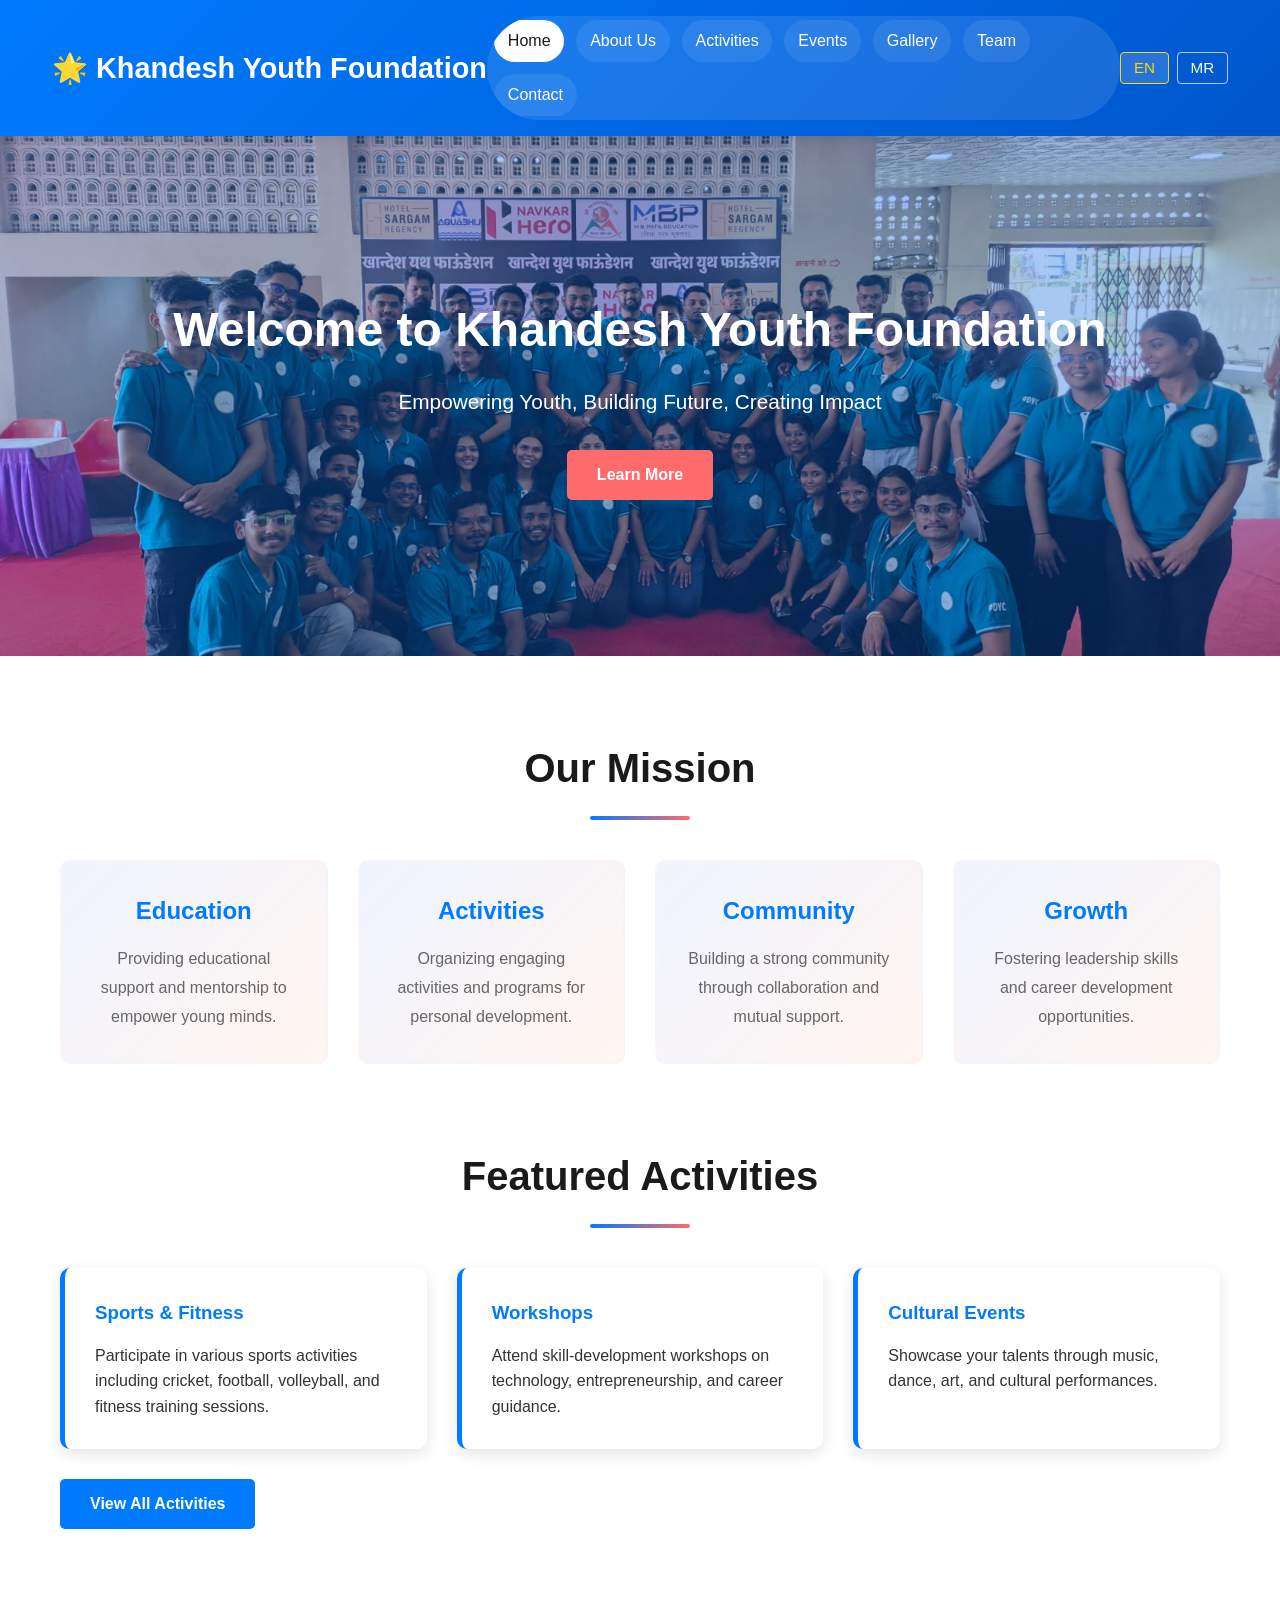
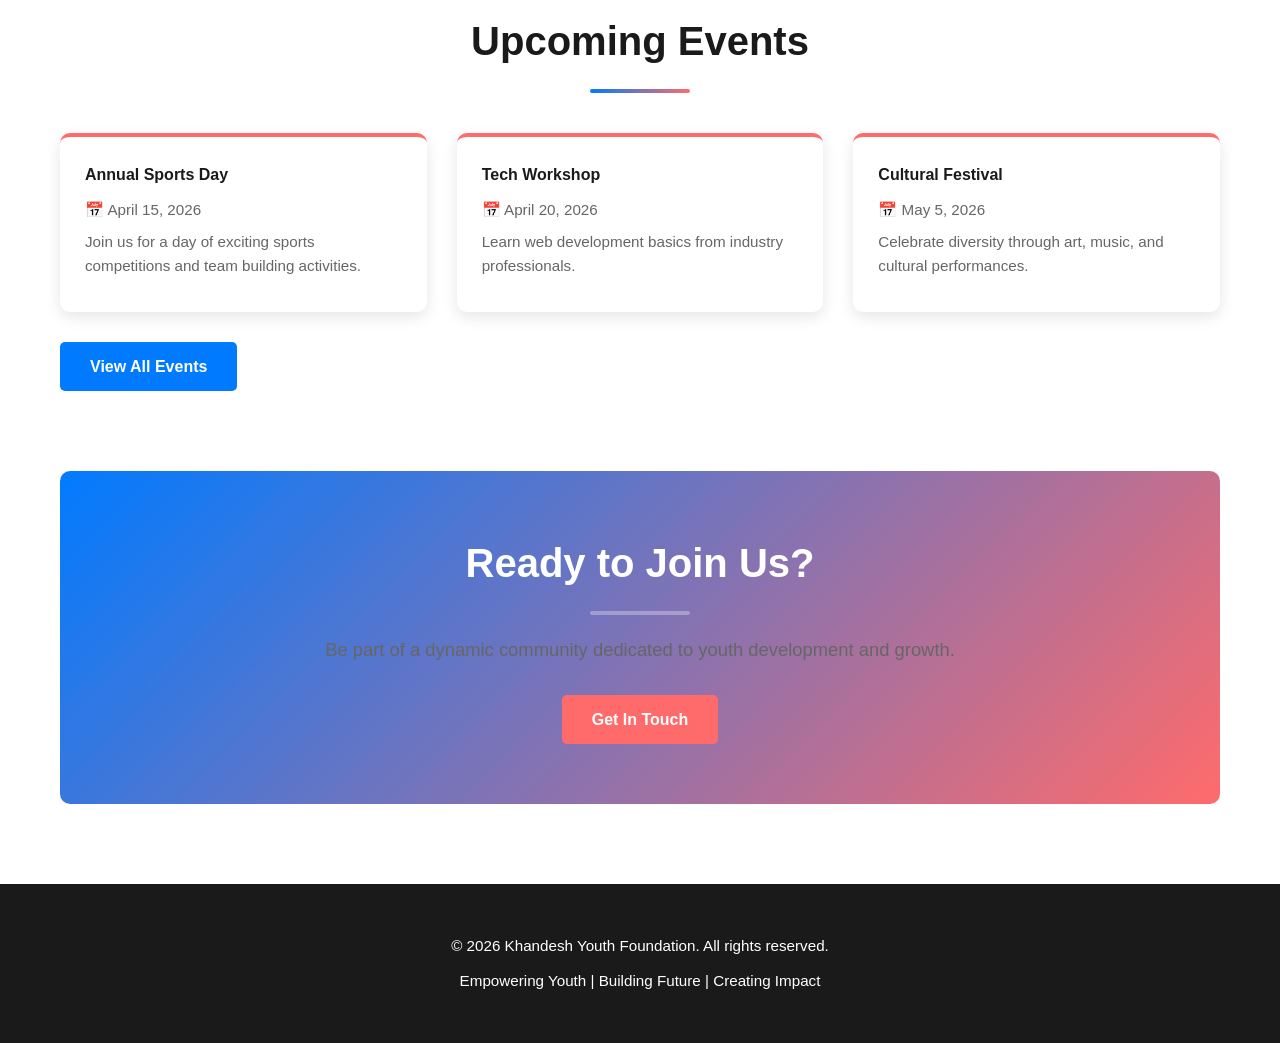
<file: index.html>
<!--/*
 * About Us - Khandesh Youth Foundation
 * Page Owner: Saloni Gaherwar
 * Page Description: This page provides an overview of the Khandesh Youth Foundation, 
 * including its vision, mission, core values, history, and impact on the community. 
 * It serves as an introduction to the organization for visitors and potential members.
 */
-->
<!DOCTYPE html>
<html lang="en">
<head>
    <meta charset="UTF-8">
    <meta name="viewport" content="width=device-width, initial-scale=1.0">
    <title>Khandesh Youth Foundation - Empowering Youth, Building Future</title>
    <link rel="stylesheet" href="assets/css/web_style.css">
    <link rel="stylesheet" href="assets/css/mobile.css">
</head>
<body>
    <!-- Navigation Bar -->
    <nav class="navbar">
        <div class="container">
            <div class="nav-brand">
                <h2 data-i18n="nav.brand">🌟 Khandesh Youth Foundation</h2>
            </div>
            <ul class="nav-menu" id="navMenu">
                <li><a href="index.html" class="active" data-i18n="nav.home">Home</a></li>
                <li><a href="about.html" data-i18n="nav.about">About Us</a></li>
                <li><a href="activities.html" data-i18n="nav.activities">Activities</a></li>
                <li><a href="events.html" data-i18n="nav.events">Events</a></li>
                <li><a href="gallery.html" data-i18n="nav.gallery">Gallery</a></li>
                <li><a href="team.html" data-i18n="nav.team">Team</a></li>
                <li><a href="contact.html" data-i18n="nav.contact">Contact</a></li>
            </ul>
            <div class="lang-switcher">
                <button type="button" class="lang-button" data-lang="en">EN</button>
                <button type="button" class="lang-button" data-lang="mr">MR</button>
            </div>
            <div class="hamburger" id="hamburger">
                <span></span>
                <span></span>
                <span></span>
            </div>
        </div>
    </nav>

    <!-- Hero Section -->
    <section class="hero">
        <div class="hero-content">
            <h1 data-i18n="hero.title">Welcome to Khandesh Youth Foundation</h1>
            <p data-i18n="hero.subtitle">Empowering Youth, Building Future, Creating Impact</p>
            <a href="about.html" class="btn btn-primary" data-i18n="hero.cta">Learn More</a>
        </div>
    </section>

    <!-- Main Content -->
    <main class="container">
        <!-- Mission Section -->
        <section class="mission-section">
            <h2 data-i18n="mission.title">Our Mission</h2>
            <div class="mission-grid">
                <div class="mission-card">
                    <h3 data-i18n="mission.education.title">🎓 Education</h3>
                    <p data-i18n="mission.education.text">Providing educational support and mentorship to empower young minds.</p>
                </div>
                <div class="mission-card">
                    <h3 data-i18n="mission.activities.title">🏃 Activities</h3>
                    <p data-i18n="mission.activities.text">Organizing engaging activities and programs for personal development.</p>
                </div>
                <div class="mission-card">
                    <h3 data-i18n="mission.community.title">🤝 Community</h3>
                    <p data-i18n="mission.community.text">Building a strong community through collaboration and mutual support.</p>
                </div>
                <div class="mission-card">
                    <h3 data-i18n="mission.growth.title">🚀 Growth</h3>
                    <p data-i18n="mission.growth.text">Fostering leadership skills and career development opportunities.</p>
                </div>
            </div>
        </section>

        <!-- Featured Activities -->
        <section class="featured-section">
            <h2 data-i18n="featured.title">Featured Activities</h2>
            <div class="activities-preview">
                <div class="activity-card">
                    <h3 data-i18n="featured.sports.title">Sports & Fitness</h3>
                    <p data-i18n="featured.sports.text">Participate in various sports activities including cricket, football, volleyball, and fitness training sessions.</p>
                </div>
                <div class="activity-card">
                    <h3 data-i18n="featured.workshops.title">Workshops</h3>
                    <p data-i18n="featured.workshops.text">Attend skill-development workshops on technology, entrepreneurship, and career guidance.</p>
                </div>
                <div class="activity-card">
                    <h3 data-i18n="featured.culture.title">Cultural Events</h3>
                    <p data-i18n="featured.culture.text">Showcase your talents through music, dance, art, and cultural performances.</p>
                </div>
            </div>
            <a href="activities.html" class="btn btn-secondary" data-i18n="featured.button">View All Activities</a>
        </section>

        <!-- Upcoming Events -->
        <section class="upcoming-events">
            <h2 data-i18n="events.title">Upcoming Events</h2>
            <div class="events-preview">
                <div class="event-card">
                    <h4 data-i18n="events.annual.title">Annual Sports Day</h4>
                    <p data-i18n="events.annual.date">📅 April 15, 2026</p>
                    <p data-i18n="events.annual.text">Join us for a day of exciting sports competitions and team building activities.</p>
                </div>
                <div class="event-card">
                    <h4 data-i18n="events.tech.title">Tech Workshop</h4>
                    <p data-i18n="events.tech.date">📅 April 20, 2026</p>
                    <p data-i18n="events.tech.text">Learn web development basics from industry professionals.</p>
                </div>
                <div class="event-card">
                    <h4 data-i18n="events.cultural.title">Cultural Festival</h4>
                    <p data-i18n="events.cultural.date">📅 May 5, 2026</p>
                    <p data-i18n="events.cultural.text">Celebrate diversity through art, music, and cultural performances.</p>
                </div>
            </div>
            <a href="events.html" class="btn btn-secondary">View All Events</a>
        </section>

        <!-- Call to Action -->
        <section class="cta-section">
            <h2 data-i18n="cta.title">Ready to Join Us?</h2>
            <p data-i18n="cta.text">Be part of a dynamic community dedicated to youth development and growth.</p>
            <a href="contact.html" class="btn btn-primary" data-i18n="cta.button">Get In Touch</a>
        </section>
    </main>

    <!-- Footer -->
    <footer class="footer">
        <div class="container">
            <p data-i18n="footer.copy">&copy; 2026 Khandesh Youth Foundation. All rights reserved.</p>
            <p data-i18n="footer.tagline">Empowering Youth | Building Future | Creating Impact</p>
        </div>
    </footer>

    <script src="assets/js/script.js"></script>
</body>
</html>
</file>
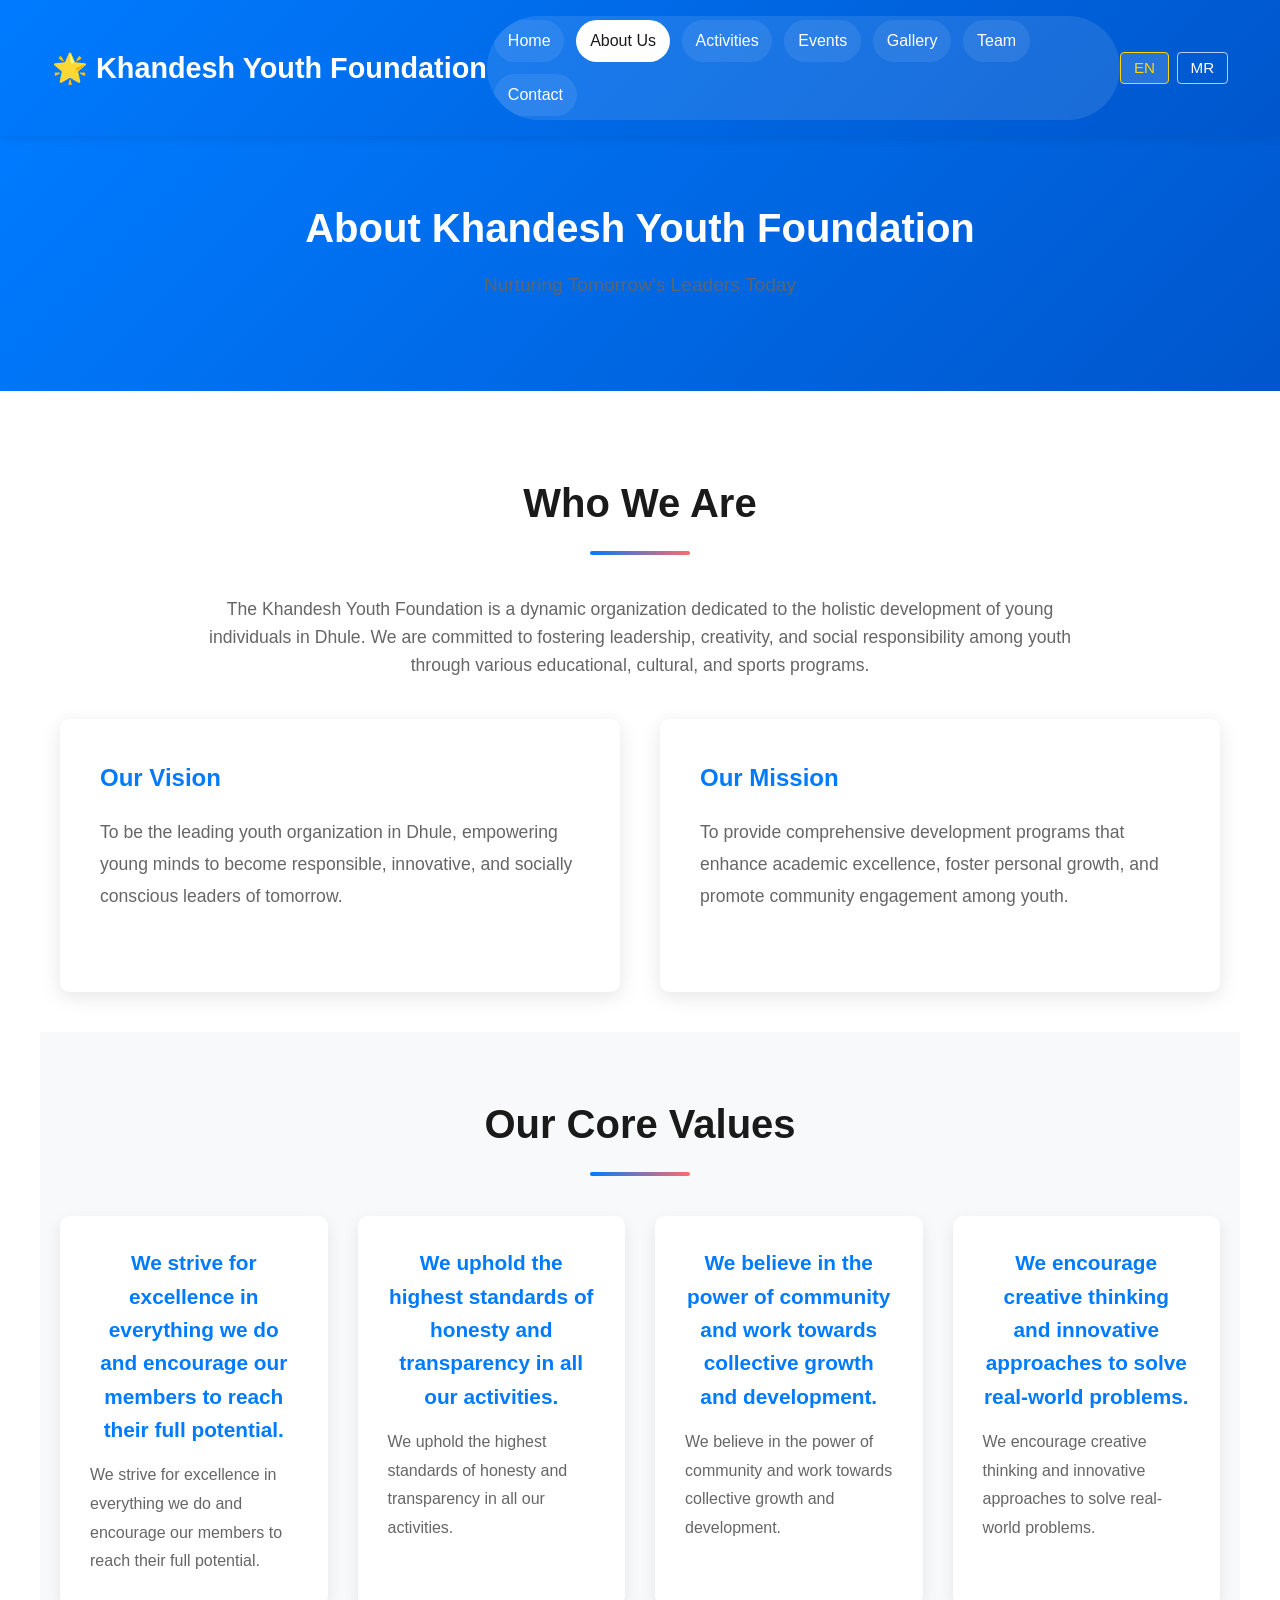
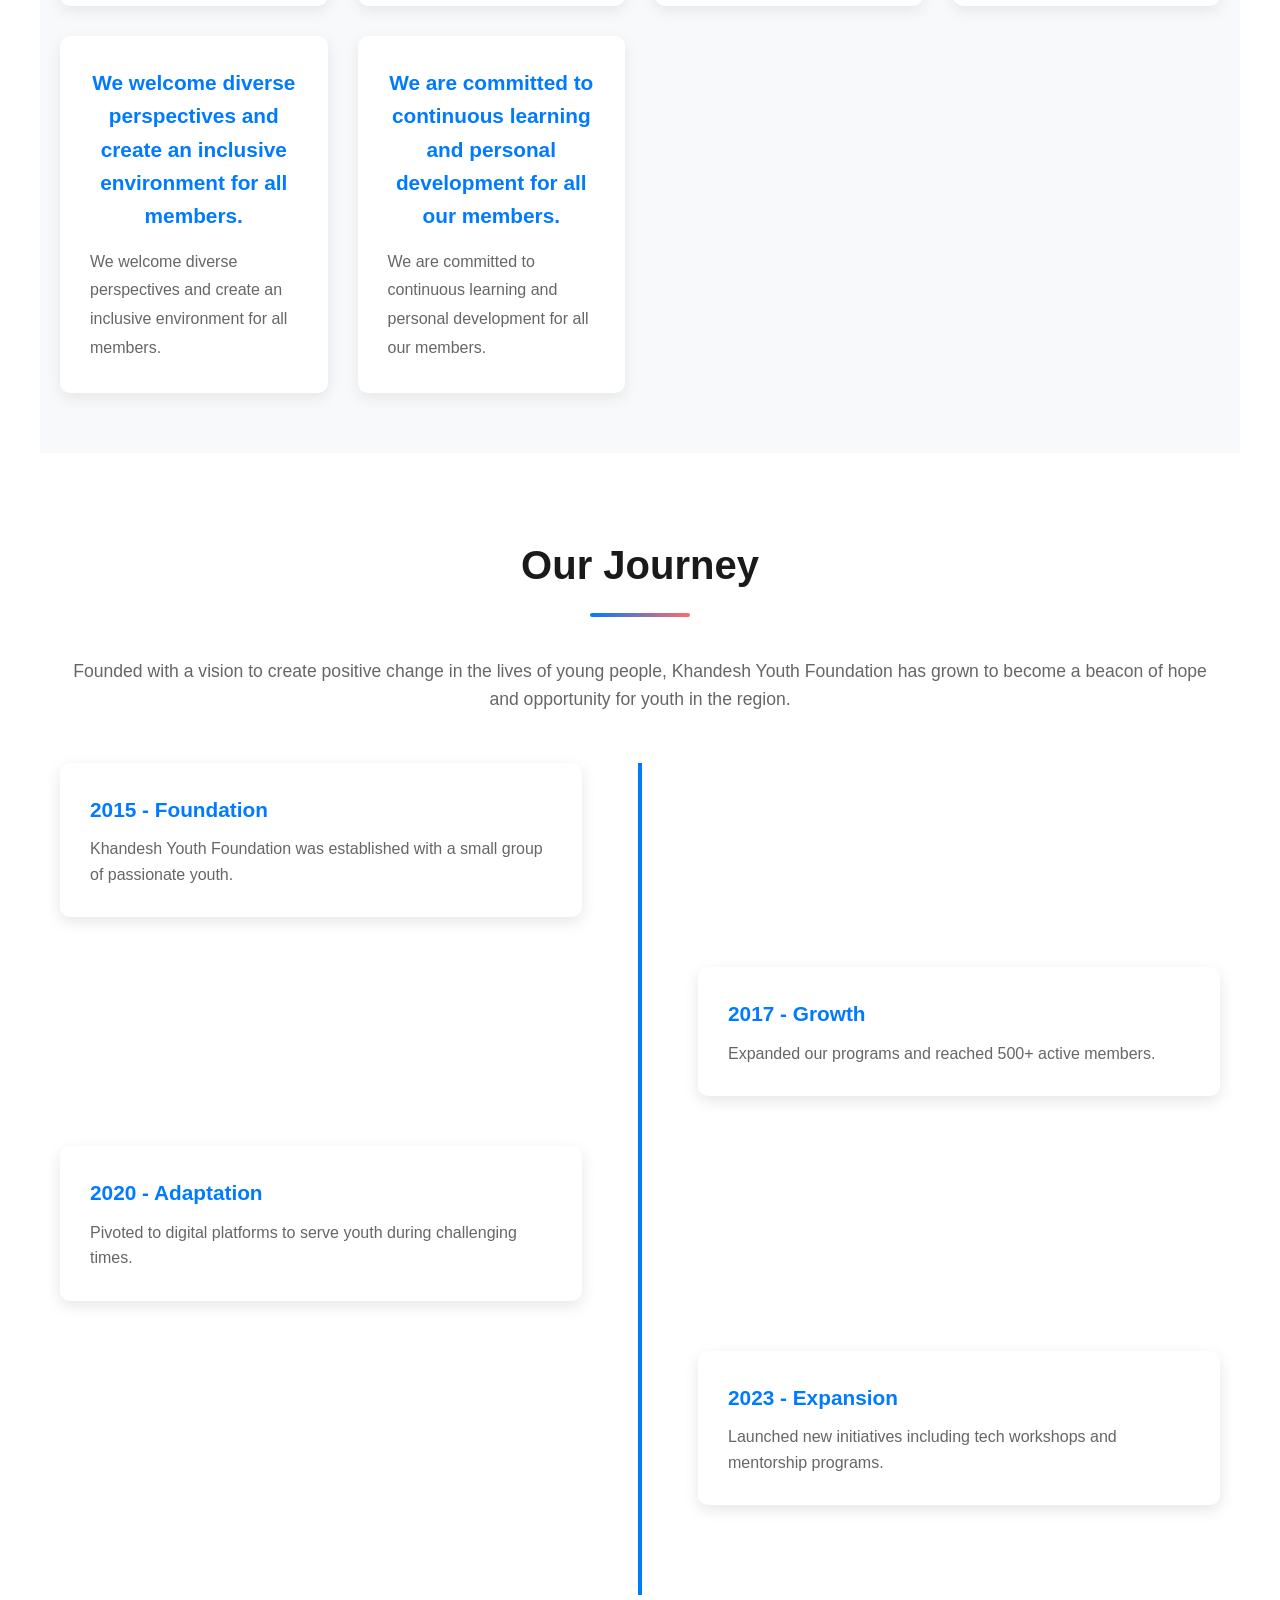
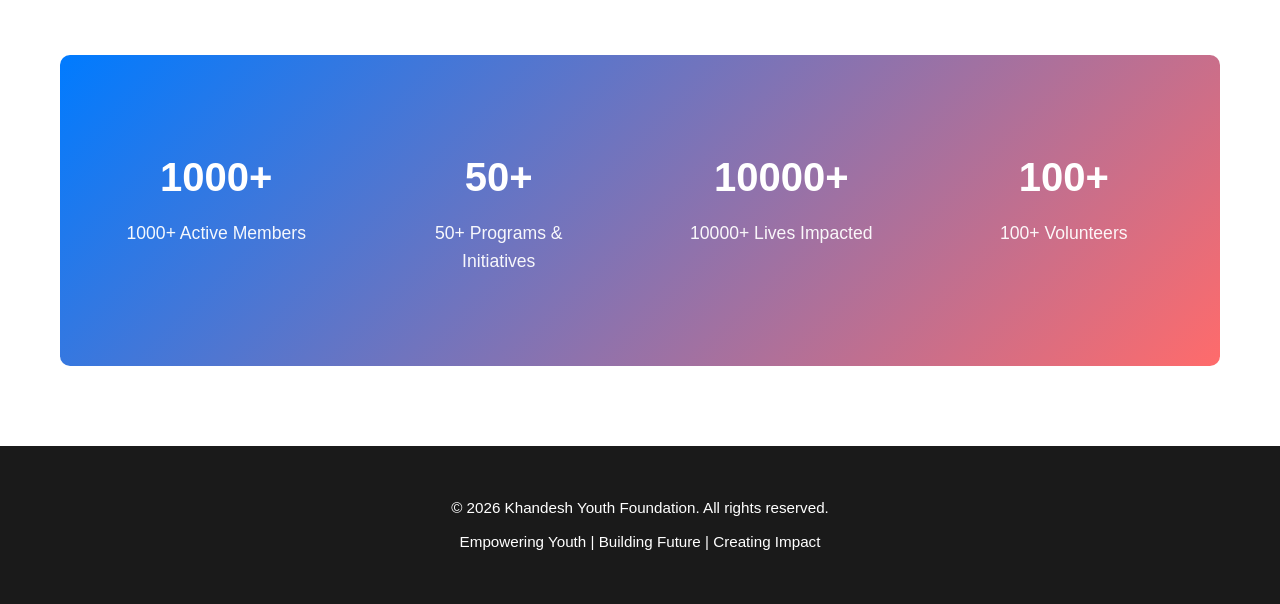
<file: about.html>
<!--/*
 * About Us - Khandesh Youth Foundation
 * Page Owner: Pranjal Gurav
 * Page Description: This page provides an overview of the Khandesh Youth Foundation, 
 * including its vision, mission, core values, history, and impact on the community. 
 * It serves as an introduction to the organization for visitors and potential members.
 */
-->

<!DOCTYPE html>
<html lang="en">
<head>
    <meta charset="UTF-8">
    <meta name="viewport" content="width=device-width, initial-scale=1.0">
    <title>About Us - Khandesh Youth Foundation</title>
    <link rel="stylesheet" href="assets/css/web_style.css">
    <link rel="stylesheet" href="assets/css/mobile.css">
</head>
<body>
    <!-- Navigation Bar -->
    <nav class="navbar">
        <div class="container">
            <div class="nav-brand">
                <h2 data-i18n="nav.brand">🌟 Khandesh Youth Foundation</h2>
            </div>
            <ul class="nav-menu" id="navMenu">
                <li><a href="index.html" data-i18n="nav.home">Home</a></li>
                <li><a href="about.html" class="active" data-i18n="nav.about">About Us</a></li>
                <li><a href="activities.html" data-i18n="nav.activities">Activities</a></li>
                <li><a href="events.html" data-i18n="nav.events">Events</a></li>
                <li><a href="gallery.html" data-i18n="nav.gallery">Gallery</a></li>
                <li><a href="team.html" data-i18n="nav.team">Team</a></li>
                <li><a href="contact.html" data-i18n="nav.contact">Contact</a></li>
            </ul>
            <div class="lang-switcher">
                <button type="button" class="lang-button" data-lang="en">EN</button>
                <button type="button" class="lang-button" data-lang="mr">MR</button>
            </div>
            <div class="hamburger" id="hamburger">
                <span></span>
                <span></span>
                <span></span>
            </div>
        </div>
    </nav>

    <!-- Page Header -->
    <section class="page-header">
        <h1 data-i18n="about.page.header.title">About Khandesh Youth Foundation</h1>
        <p data-i18n="about.page.header.subtitle">Nurturing Tomorrow's Leaders Today</p>
    </section>

    <!-- Main Content -->
    <main class="container">
        <!-- About Section -->
        <section class="about-section">
            <h2 data-i18n="about.who.title">Who We Are</h2>
            <p data-i18n="about.who.text">The Khandesh Youth Foundation is a dynamic organization dedicated to the holistic development of young individuals in Dhule. We are committed to fostering leadership, creativity, and social responsibility among youth through various educational, cultural, and sports programs.</p>
            
            <div class="about-grid">
                <div class="about-card">
                    <h3 data-i18n="about.vision.title">Our Vision</h3>
                    <p data-i18n="about.vision.text">To be the leading youth organization in Dhule, empowering young minds to become responsible, innovative, and socially conscious leaders of tomorrow.</p>
                </div>
                <div class="about-card">
                    <h3 data-i18n="about.mission.title">Our Mission</h3>
                    <p data-i18n="about.mission.text">To provide comprehensive development programs that enhance academic excellence, foster personal growth, and promote community engagement among youth.</p>
                </div>
            </div>
        </section>

        <!-- Core Values -->
        <section class="values-section">
            <h2 data-i18n="about.values.title">Our Core Values</h2>
            <div class="values-grid">
                <div class="value-card">
                    <h4 data-i18n="about.values.excellence">🎯 Excellence</h4>
                    <p data-i18n="about.values.excellence">We strive for excellence in everything we do and encourage our members to reach their full potential.</p>
                </div>
                <div class="value-card">
                    <h4 data-i18n="about.values.integrity">🤝 Integrity</h4>
                    <p data-i18n="about.values.integrity">We uphold the highest standards of honesty and transparency in all our activities.</p>
                </div>
                <div class="value-card">
                    <h4 data-i18n="about.values.community">🌍 Community</h4>
                    <p data-i18n="about.values.community">We believe in the power of community and work towards collective growth and development.</p>
                </div>
                <div class="value-card">
                    <h4 data-i18n="about.values.innovation">💡 Innovation</h4>
                    <p data-i18n="about.values.innovation">We encourage creative thinking and innovative approaches to solve real-world problems.</p>
                </div>
                <div class="value-card">
                    <h4 data-i18n="about.values.inclusion">🙌 Inclusion</h4>
                    <p data-i18n="about.values.inclusion">We welcome diverse perspectives and create an inclusive environment for all members.</p>
                </div>
                <div class="value-card">
                    <h4 data-i18n="about.values.growth">🚀 Growth</h4>
                    <p data-i18n="about.values.growth">We are committed to continuous learning and personal development for all our members.</p>
                </div>
            </div>
        </section>

        <!-- History -->
        <section class="history-section">
            <h2 data-i18n="about.history.title">Our Journey</h2>
            <p data-i18n="about.history.text">Founded with a vision to create positive change in the lives of young people, Khandesh Youth Foundation has grown to become a beacon of hope and opportunity for hundreds of youth in the region. Through our tireless efforts and the support of dedicated volunteers, we continue to make a significant impact on the community.</p>
            
            <div class="timeline">
                <div class="timeline-item">
                    <h4 data-i18n="about.timeline.2015">2015 - Foundation</h4>
                    <p data-i18n="about.timeline.2015.text">Khandesh Youth Foundation was established with a small group of passionate youth.</p>
                </div>
                <div class="timeline-item">
                    <h4 data-i18n="about.timeline.2017">2017 - Growth</h4>
                    <p data-i18n="about.timeline.2017.text">Expanded our programs and reached 500+ active members.</p>
                </div>
                <div class="timeline-item">
                    <h4 data-i18n="about.timeline.2020">2020 - Adaptation</h4>
                    <p data-i18n="about.timeline.2020.text">Pivoted to digital platforms to serve youth during challenging times.</p>
                </div>
                <div class="timeline-item">
                    <h4 data-i18n="about.timeline.2023">2023 - Expansion</h4>
                    <p data-i18n="about.timeline.2023.text">Launched new initiatives including tech workshops and mentorship programs.</p>
                </div>
            </div>
        </section>

        <!-- Stats -->
        <section class="stats-section">
            <div class="stat-card">
                <h3>1000+</h3>
                <p data-i18n="about.stats.members">Active Members</p>
            </div>
            <div class="stat-card">
                <h3>50+</h3>
                <p data-i18n="about.stats.programs">Programs & Initiatives</p>
            </div>
            <div class="stat-card">
                <h3>10000+</h3>
                <p data-i18n="about.stats.impacted">Lives Impacted</p>
            </div>
            <div class="stat-card">
                <h3>100+</h3>
                <p data-i18n="about.stats.volunteers">Volunteers</p>
            </div>
        </section>
    </main>

    <!-- Footer -->
    <footer class="footer">
        <div class="container">
            <p data-i18n="footer.copy">&copy; 2026 Khandesh Youth Foundation. All rights reserved.</p>
            <p data-i18n="footer.tagline">Empowering Youth | Building Future | Creating Impact</p>
        </div>
    </footer>

    <script src="assets/js/script.js"></script>
</body>
</html>
</file>
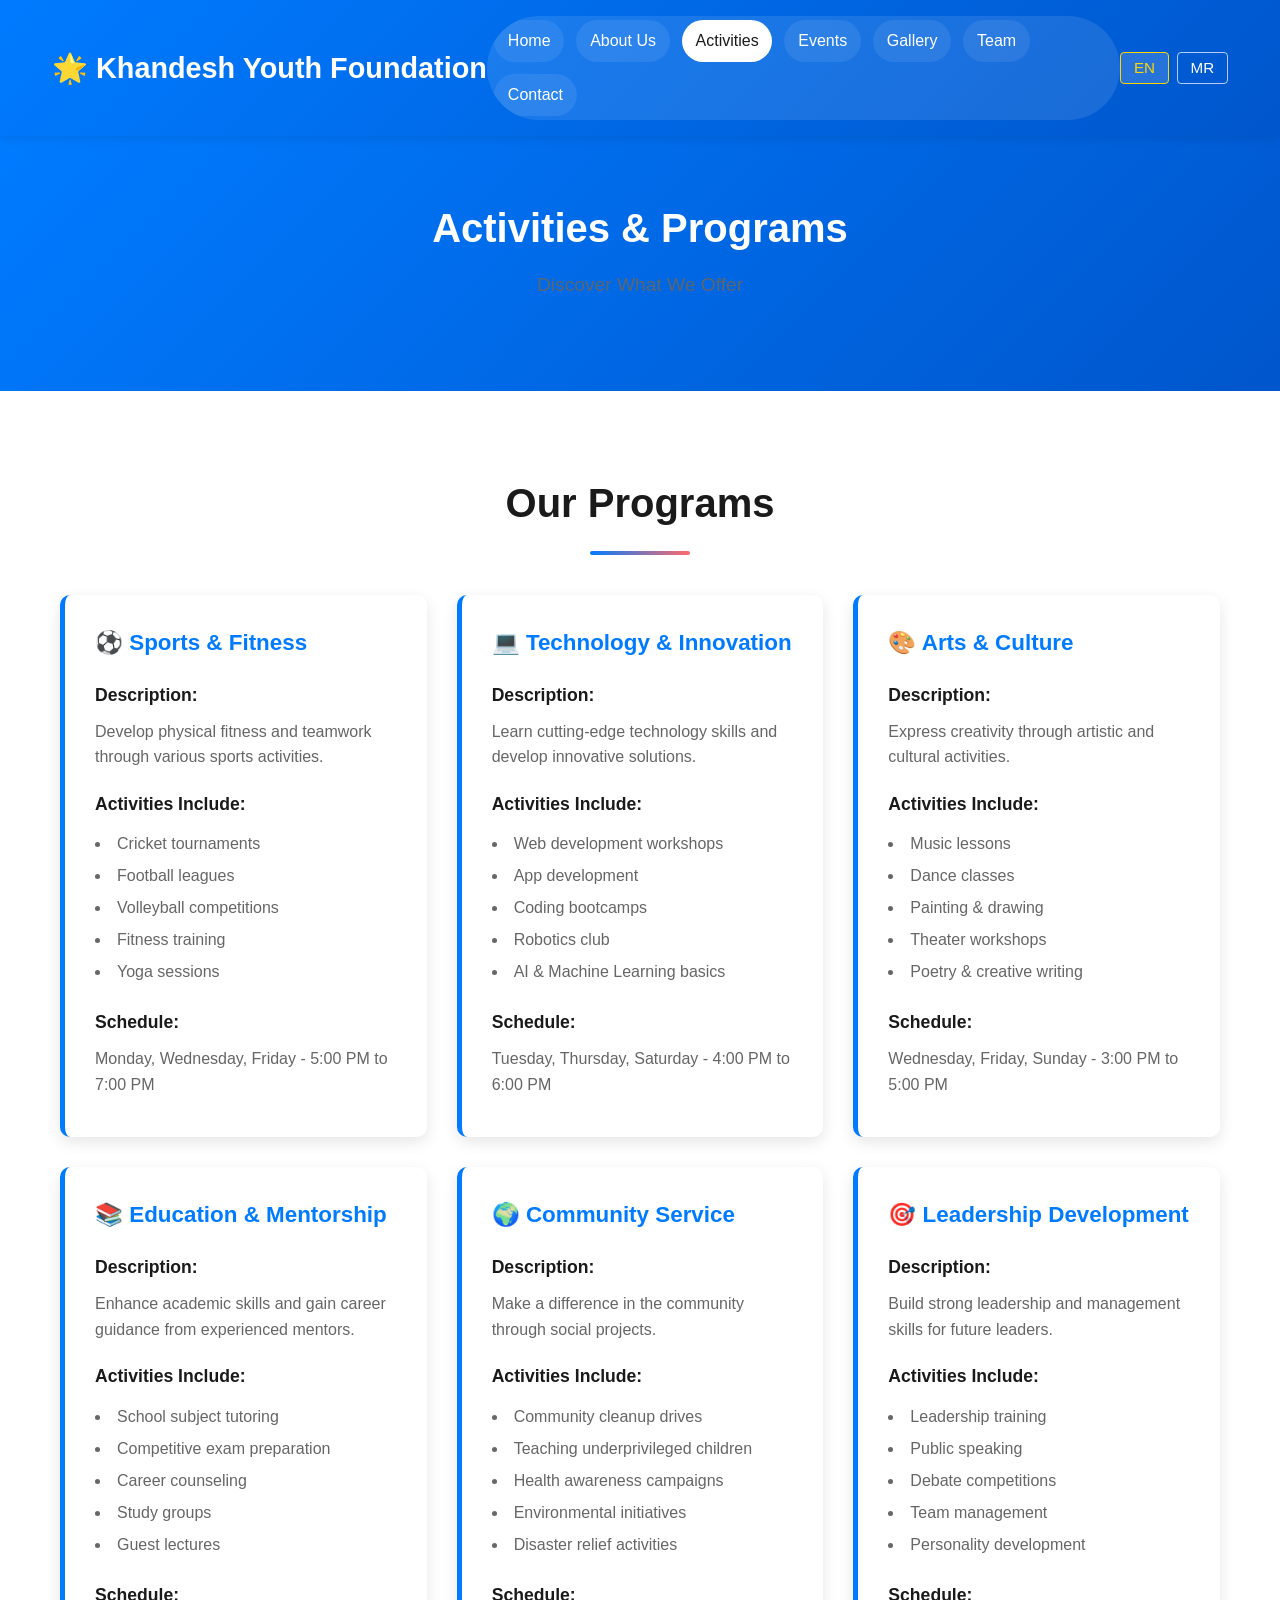
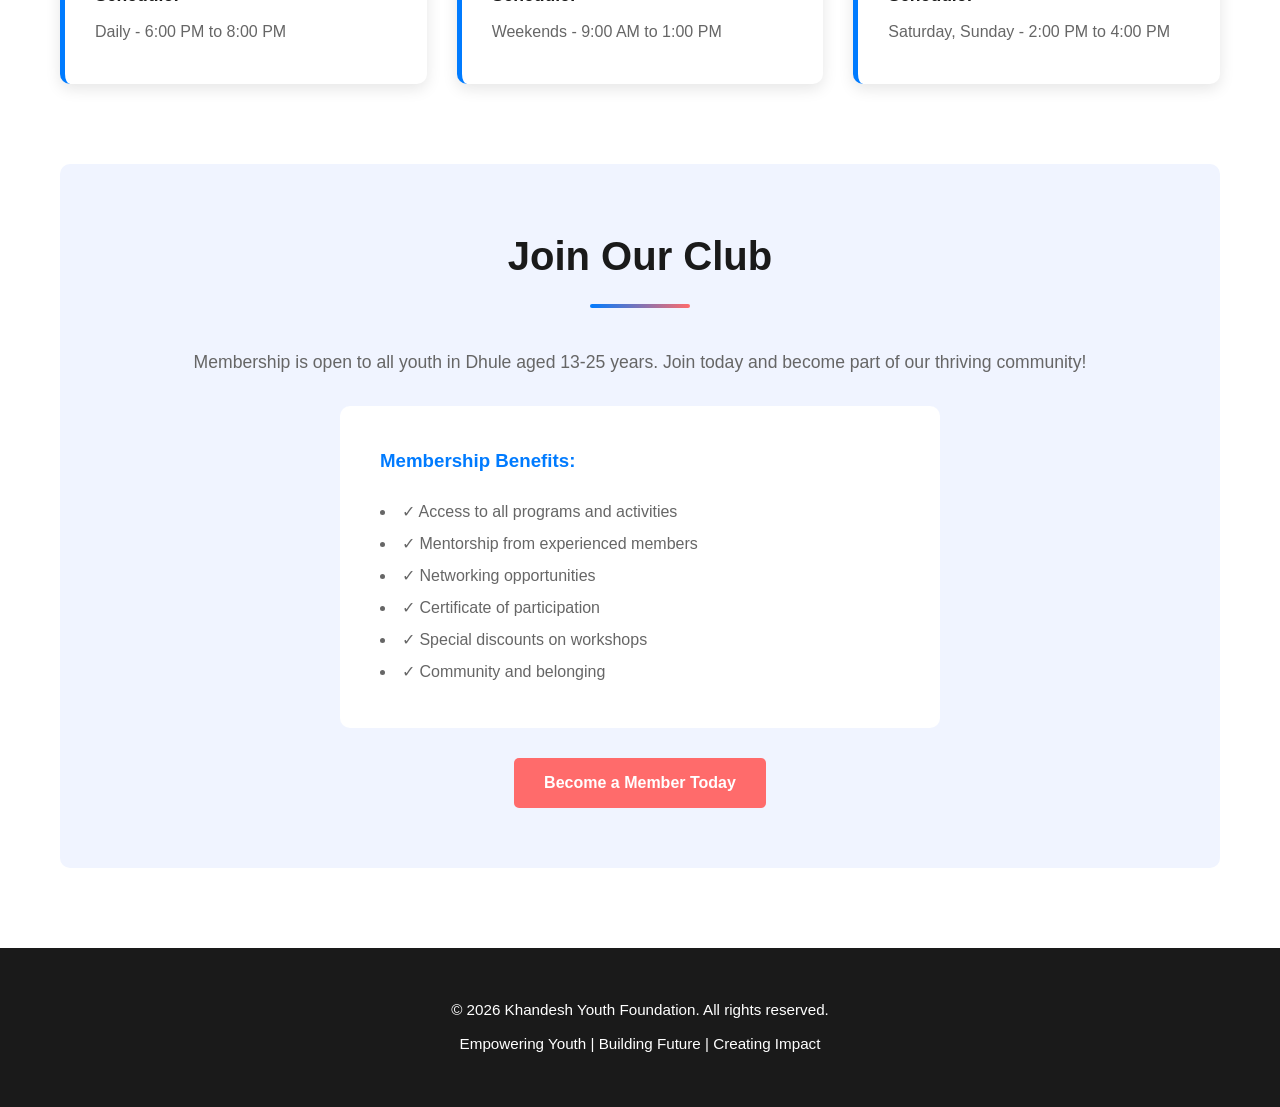
<file: activities.html>
<!--/*
 * About Us - Khandesh Youth Foundation
 * Page Owner: Pranjal Gurav
 * Page Description: - Schedule information for each program
- Membership benefits, Call-to-action for joining
 */
-->

<!DOCTYPE html>
<html lang="en">
<head>
    <meta charset="UTF-8">
    <meta name="viewport" content="width=device-width, initial-scale=1.0">
    <title>Activities & Programs - Khandesh Youth Foundation</title>
    <link rel="stylesheet" href="assets/css/web_style.css">
    <link rel="stylesheet" href="assets/css/mobile.css">
</head>
<body>
    <!-- Navigation Bar -->
    <nav class="navbar">
        <div class="container">
            <div class="nav-brand">
                <h2 data-i18n="nav.brand">🌟 Khandesh Youth Foundation</h2>
            </div>
            <ul class="nav-menu" id="navMenu">
                <li><a href="index.html" data-i18n="nav.home">Home</a></li>
                <li><a href="about.html" data-i18n="nav.about">About Us</a></li>
                <li><a href="activities.html" class="active" data-i18n="nav.activities">Activities</a></li>
                <li><a href="events.html" data-i18n="nav.events">Events</a></li>
                <li><a href="gallery.html" data-i18n="nav.gallery">Gallery</a></li>
                <li><a href="team.html" data-i18n="nav.team">Team</a></li>
                <li><a href="contact.html" data-i18n="nav.contact">Contact</a></li>
            </ul>
            <div class="lang-switcher">
                <button type="button" class="lang-button" data-lang="en">EN</button>
                <button type="button" class="lang-button" data-lang="mr">MR</button>
            </div>
            <div class="hamburger" id="hamburger">
                <span></span>
                <span></span>
                <span></span>
            </div>
        </div>
    </nav>

    <!-- Page Header -->
    <section class="page-header">
        <h1 data-i18n="activities.page.header.title">Activities & Programs</h1>
        <p data-i18n="activities.page.header.subtitle">Discover What We Offer</p>
    </section>

    <!-- Main Content -->
    <main class="container">
        <section class="activities-section">
            <h2 data-i18n="activities.section.title">Our Programs</h2>
            
            <div class="programs-grid">
                <!-- Program 1 -->
                <div class="program-card">
                    <h3 data-i18n="activities.program.sports.title">⚽ Sports & Fitness</h3>
                    <h4>Description:</h4>
                    <p data-i18n="activities.program.sports.description">Develop physical fitness and teamwork through various sports activities.</p>
                    <h4>Activities Include:</h4>
                    <ul>
                        <li>Cricket tournaments</li>
                        <li>Football leagues</li>
                        <li>Volleyball competitions</li>
                        <li>Fitness training</li>
                        <li>Yoga sessions</li>
                    </ul>
                    <h4>Schedule:</h4>
                    <p>Monday, Wednesday, Friday - 5:00 PM to 7:00 PM</p>
                </div>

                <!-- Program 2 -->
                <div class="program-card">
                    <h3 data-i18n="activities.program.tech.title">💻 Technology & Innovation</h3>
                    <h4>Description:</h4>
                    <p data-i18n="activities.program.tech.description">Learn cutting-edge technology skills and develop innovative solutions.</p>
                    <h4>Activities Include:</h4>
                    <ul>
                        <li>Web development workshops</li>
                        <li>App development</li>
                        <li>Coding bootcamps</li>
                        <li>Robotics club</li>
                        <li>AI & Machine Learning basics</li>
                    </ul>
                    <h4>Schedule:</h4>
                    <p>Tuesday, Thursday, Saturday - 4:00 PM to 6:00 PM</p>
                </div>

                <!-- Program 3 -->
                <div class="program-card">
                    <h3 data-i18n="activities.program.culture.title">🎨 Arts & Culture</h3>
                    <h4>Description:</h4>
                    <p data-i18n="activities.program.culture.description">Express creativity through various artistic and cultural activities.</p>
                    <h4>Activities Include:</h4>
                    <ul>
                        <li>Music lessons</li>
                        <li>Dance classes</li>
                        <li>Painting & drawing</li>
                        <li>Theater workshops</li>
                        <li>Poetry & creative writing</li>
                    </ul>
                    <h4>Schedule:</h4>
                    <p>Wednesday, Friday, Sunday - 3:00 PM to 5:00 PM</p>
                </div>

                <!-- Program 4 -->
                <div class="program-card">
                    <h3 data-i18n="activities.program.education.title">📚 Education & Mentorship</h3>
                    <h4>Description:</h4>
                    <p data-i18n="activities.program.education.description">Enhance academic skills and gain career guidance from experienced mentors.</p>
                    <h4>Activities Include:</h4>
                    <ul>
                        <li>School subject tutoring</li>
                        <li>Competitive exam preparation</li>
                        <li>Career counseling</li>
                        <li>Study groups</li>
                        <li>Guest lectures</li>
                    </ul>
                    <h4>Schedule:</h4>
                    <p>Daily - 6:00 PM to 8:00 PM</p>
                </div>

                <!-- Program 5 -->
                <div class="program-card">
                    <h3 data-i18n="activities.program.community.title">🌍 Community Service</h3>
                    <h4>Description:</h4>
                    <p data-i18n="activities.program.community.description">Make a difference in the community through social projects.</p>
                    <h4>Activities Include:</h4>
                    <ul>
                        <li>Community cleanup drives</li>
                        <li>Teaching underprivileged children</li>
                        <li>Health awareness campaigns</li>
                        <li>Environmental initiatives</li>
                        <li>Disaster relief activities</li>
                    </ul>
                    <h4>Schedule:</h4>
                    <p>Weekends - 9:00 AM to 1:00 PM</p>
                </div>

                <!-- Program 6 -->
                <div class="program-card">
                    <h3 data-i18n="activities.program.leadership.title">🎯 Leadership Development</h3>
                    <h4>Description:</h4>
                    <p data-i18n="activities.program.leadership.description">Build strong leadership and management skills for future leaders.</p>
                    <h4>Activities Include:</h4>
                    <ul>
                        <li>Leadership training</li>
                        <li>Public speaking</li>
                        <li>Debate competitions</li>
                        <li>Team management</li>
                        <li>Personality development</li>
                    </ul>
                    <h4>Schedule:</h4>
                    <p>Saturday, Sunday - 2:00 PM to 4:00 PM</p>
                </div>
            </div>
        </section>

        <!-- Membership Info -->
        <section class="membership-section">
            <h2 data-i18n="activities.membership.title">Join Our Club</h2>
            <p data-i18n="activities.membership.text">Membership is open to all youth in Dhule aged 13-25 years. Join today and become part of our thriving community!</p>
            <div class="membership-benefits">
                <h3 data-i18n="activities.membership.benefits.title">Membership Benefits:</h3>
                <ul>
                    <li>✓ Access to all programs and activities</li>
                    <li>✓ Mentorship from experienced members</li>
                    <li>✓ Networking opportunities</li>
                    <li>✓ Certificate of participation</li>
                    <li>✓ Special discounts on workshops</li>
                    <li>✓ Community and belonging</li>
                </ul>
            </div>
            <a href="contact.html" class="btn btn-primary" data-i18n="activities.membership.button">Become a Member Today</a>
        </section>
    </main>

    <!-- Footer -->
    <footer class="footer">
        <div class="container">
            <p data-i18n="footer.copy">&copy; 2026 Khandesh Youth Foundation. All rights reserved.</p>
            <p data-i18n="footer.tagline">Empowering Youth | Building Future | Creating Impact</p>
        </div>
    </footer>

    <script src="assets/js/script.js"></script>
</body>
</html>
</file>
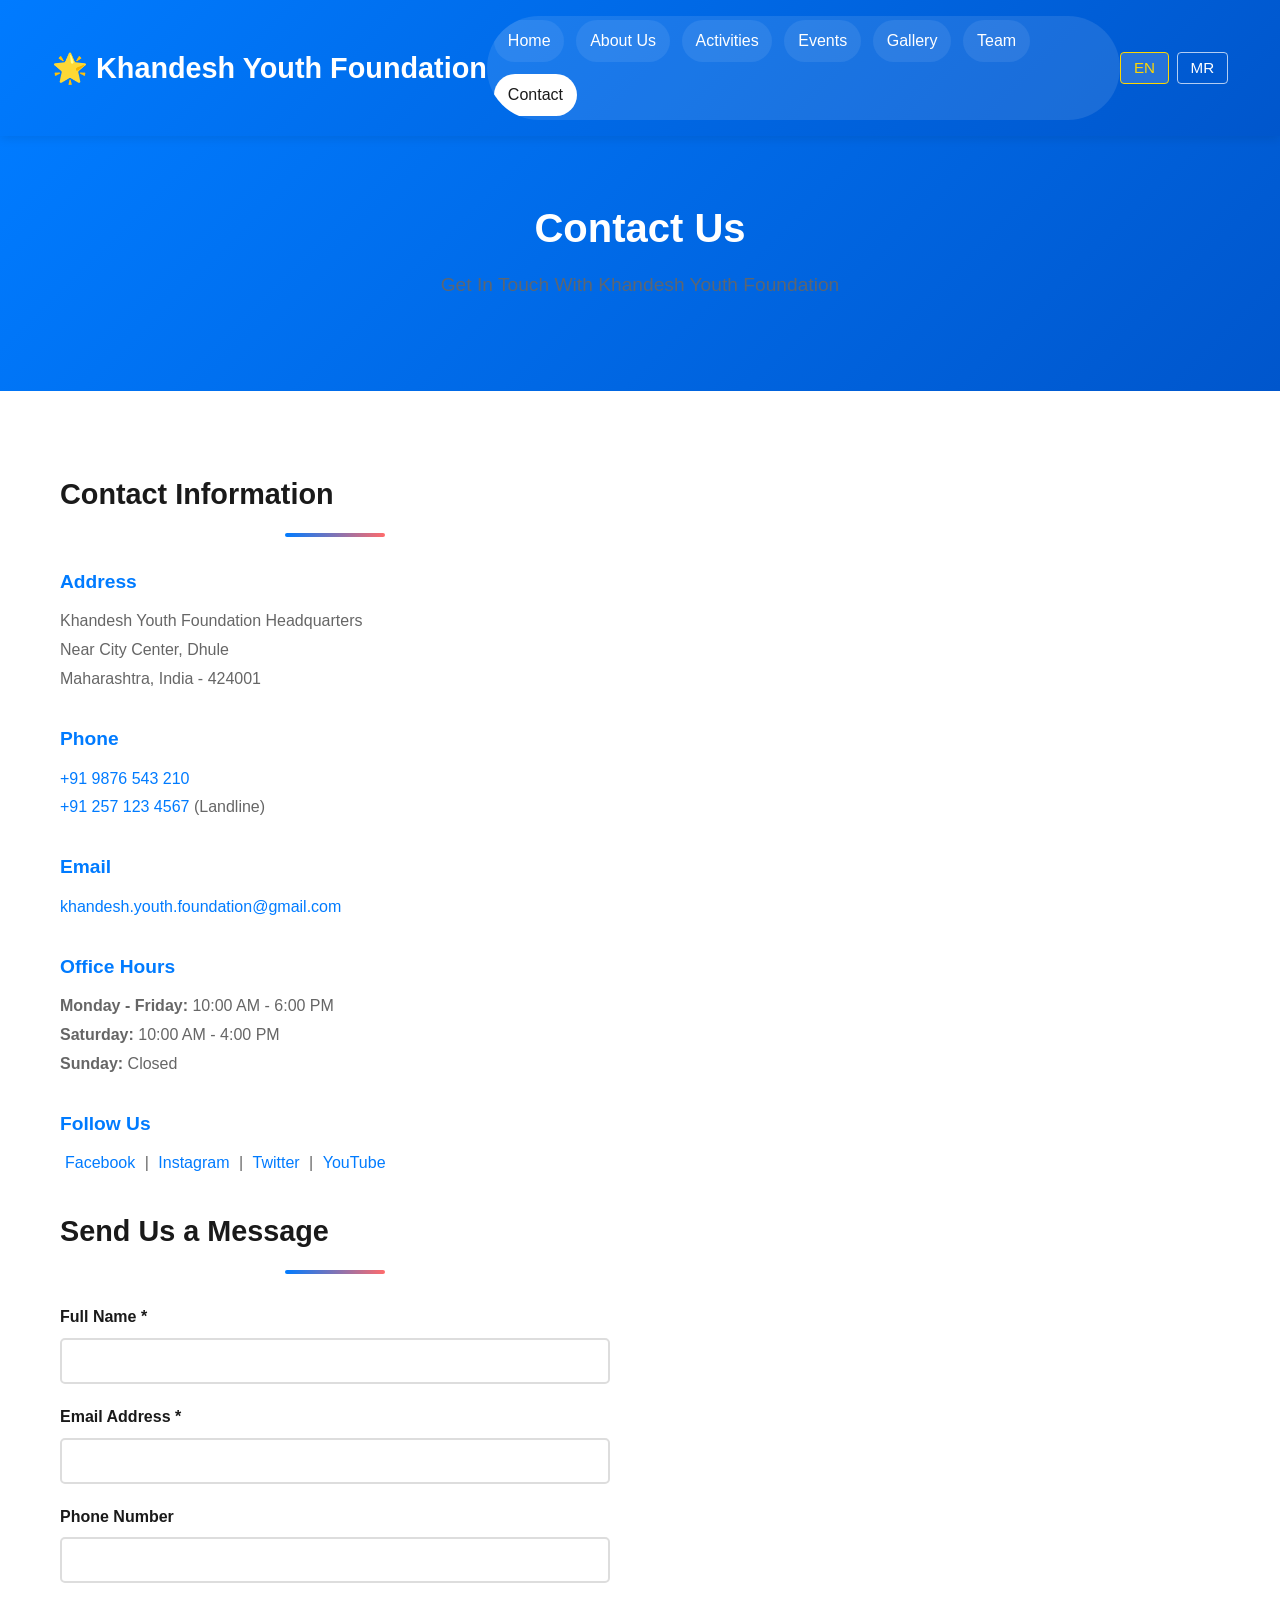
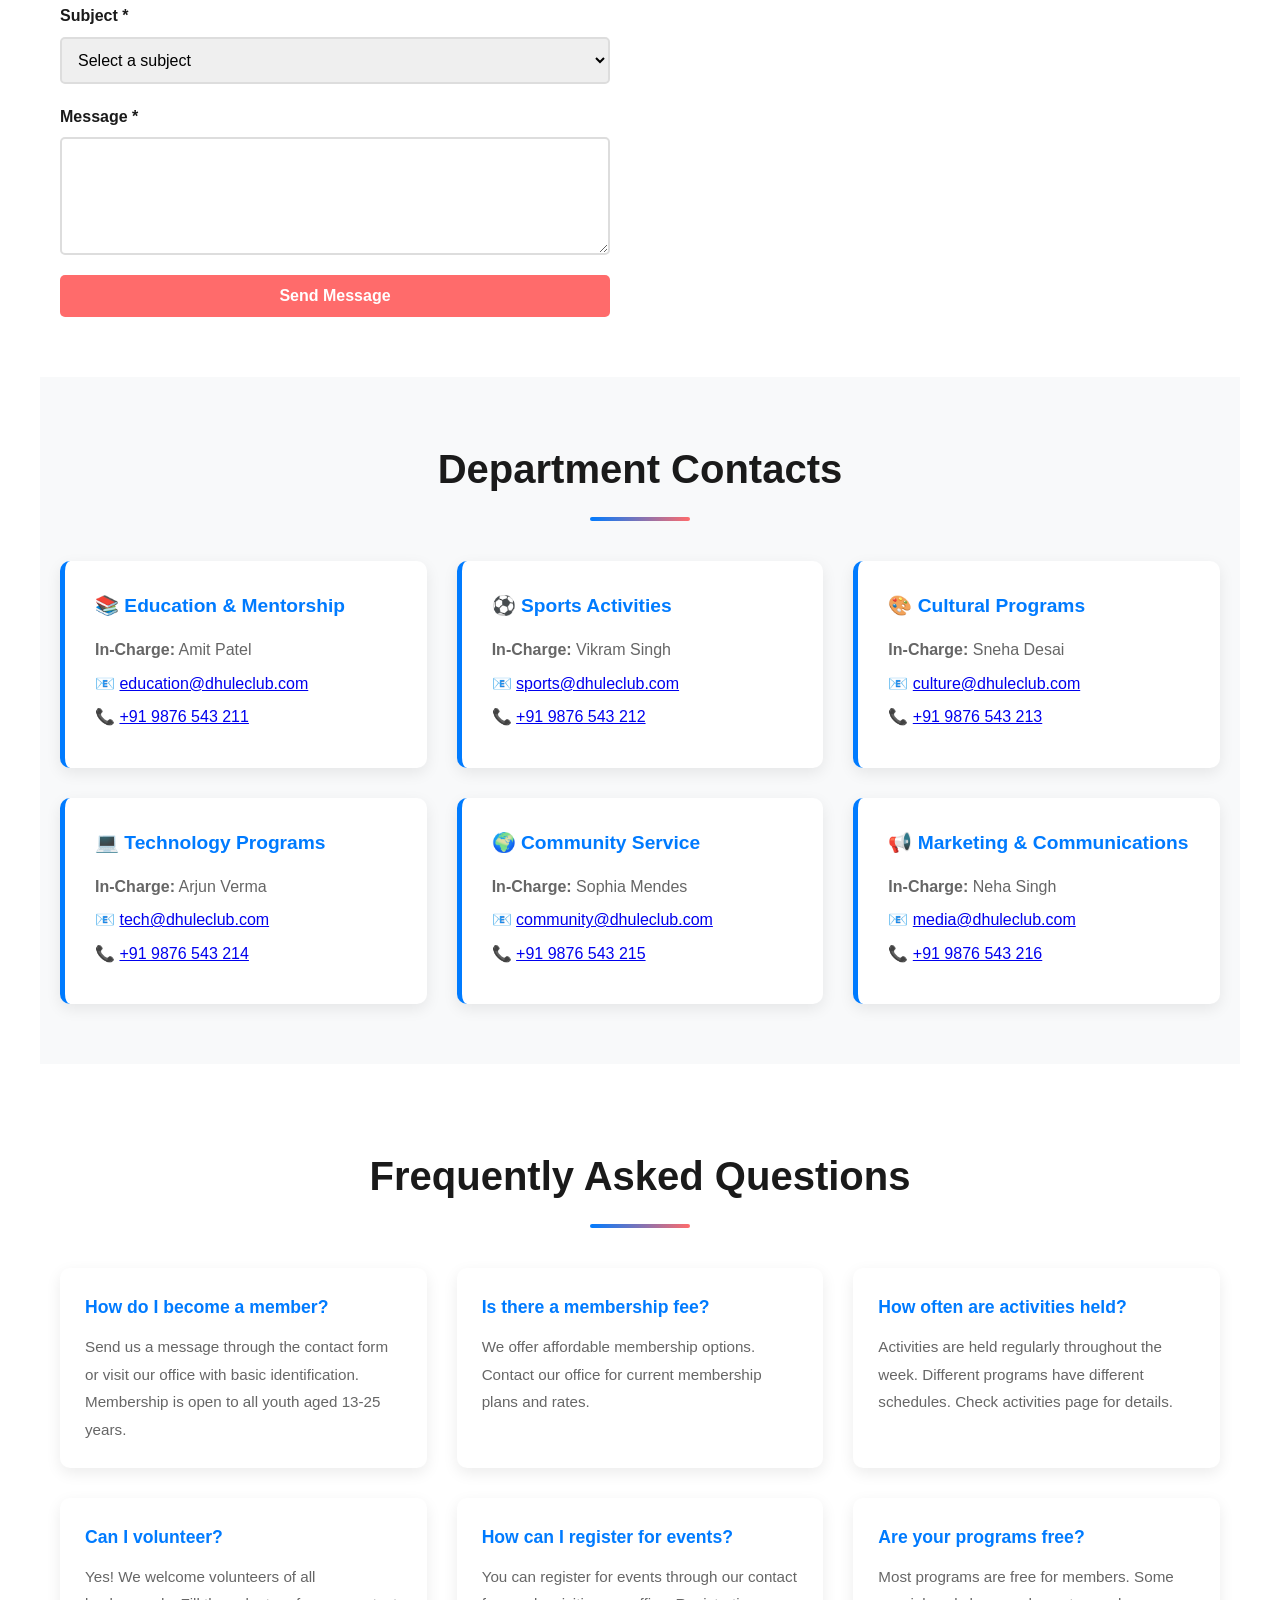
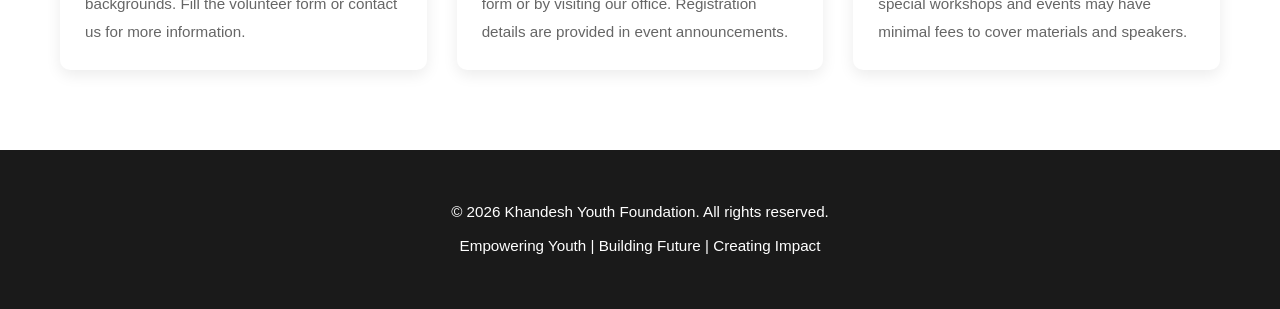
<file: contact.html>
<!--/*
 * About Us - Khandesh Youth Foundation
 * Page Owner: Meghana Bhoi
- Contact information (address, phone, email, hours)
- Functional contact form
- Department-wise contacts (6 departments)
- FAQ section (6 common questions)
-->

<!DOCTYPE html>
<html lang="en">
<head>
    <meta charset="UTF-8">
    <meta name="viewport" content="width=device-width, initial-scale=1.0">
    <title>Contact Us - Khandesh Youth Foundation</title>
    <link rel="stylesheet" href="assets/css/web_style.css">
    <link rel="stylesheet" href="assets/css/mobile.css">
</head>
<body data-page="contact">
    <!-- Navigation Bar -->
    <nav class="navbar">
        <div class="container">
            <div class="nav-brand">
                <h2 data-i18n="nav.brand">🌟 Khandesh Youth Foundation</h2>
            </div>
            <ul class="nav-menu" id="navMenu">
                <li><a href="index.html" data-i18n="nav.home">Home</a></li>
                <li><a href="about.html" data-i18n="nav.about">About Us</a></li>
                <li><a href="activities.html" data-i18n="nav.activities">Activities</a></li>
                <li><a href="events.html" data-i18n="nav.events">Events</a></li>
                <li><a href="gallery.html" data-i18n="nav.gallery">Gallery</a></li>
                <li><a href="team.html" data-i18n="nav.team">Team</a></li>
                <li><a href="contact.html" class="active" data-i18n="nav.contact">Contact</a></li>
            </ul>
            <div class="lang-switcher">
                <button type="button" class="lang-button" data-lang="en">EN</button>
                <button type="button" class="lang-button" data-lang="mr">MR</button>
            </div>
            <div class="hamburger" id="hamburger">
                <span></span>
                <span></span>
                <span></span>
            </div>
        </div>
    </nav>

    <!-- Page Header -->
    <section class="page-header">
        <h1 data-i18n="contact.page.header.title">Contact Us</h1>
        <p data-i18n="contact.page.header.subtitle">Get In Touch With Khandesh Youth Foundation</p>
    </section>

    <!-- Main Content -->
    <main class="container">
        <section class="contact-section">
            <div class="contact-info-grid">
                <!-- Contact Info -->
                <div class="contact-info-block">
                    <h2 data-i18n="contact.info.title">Contact Information</h2>
                    
                    <div class="info-item">
                        <h3 data-i18n="contact.info.address.title">📍 Address</h3>
                        <p>Khandesh Youth Foundation Headquarters<br>
                        Near City Center, Dhule<br>
                        Maharashtra, India - 424001</p>
                    </div>

                    <div class="info-item">
                        <h3 data-i18n="contact.info.phone.title">📞 Phone</h3>
                        <p><a href="tel:+919876543210">+91 9876 543 210</a><br>
                        <a href="tel:+912571234567">+91 257 123 4567</a> (Landline)</p>
                    </div>

                    <div class="info-item">
                        <h3 data-i18n="contact.info.email.title">📧 Email</h3>
                        <p><a href="mailto:khandesh.youth.foundation@gmail.com">khandesh.youth.foundation@gmail.com</a></p>
                    </div>

                    <div class="info-item">
                        <h3 data-i18n="contact.info.hours.title">🕒 Office Hours</h3>
                        <p><strong>Monday - Friday:</strong> 10:00 AM - 6:00 PM<br>
                        <strong>Saturday:</strong> 10:00 AM - 4:00 PM<br>
                        <strong>Sunday:</strong> Closed</p>
                    </div>

                    <div class="info-item">
                        <h3 data-i18n="contact.info.follow.title">🌐 Follow Us</h3>
                        <p>
                            <a href="#" class="social-link">Facebook</a> | 
                            <a href="#" class="social-link">Instagram</a> | 
                            <a href="#" class="social-link">Twitter</a> | 
                            <a href="#" class="social-link">YouTube</a>
                        </p>
                    </div>
                </div>

                <!-- Contact Form -->
                <div class="contact-form-block">
                    <h2 data-i18n="contact.form.title">Send Us a Message</h2>
                    <form id="contactForm" class="contact-form">
                        <div class="form-group">
                            <label for="name" data-i18n="contact.form.label.name">Full Name *</label>
                            <input type="text" id="name" name="name" required>
                        </div>

                        <div class="form-group">
                            <label for="email" data-i18n="contact.form.label.email">Email Address *</label>
                            <input type="email" id="email" name="email" required>
                        </div>

                        <div class="form-group">
                            <label for="phone" data-i18n="contact.form.label.phone">Phone Number</label>
                            <input type="tel" id="phone" name="phone">
                        </div>

                        <div class="form-group">
                            <label for="subject" data-i18n="contact.form.label.subject">Subject *</label>
                            <select id="subject" name="subject" required>
                                <option value="" data-i18n="contact.form.option.select">Select a subject</option>
                                <option value="membership" data-i18n="contact.form.option.membership">Membership Inquiry</option>
                                <option value="activities" data-i18n="contact.form.option.activities">Activities Information</option>
                                <option value="events" data-i18n="contact.form.option.events">Events Registration</option>
                                <option value="volunteer" data-i18n="contact.form.option.volunteer">Volunteer Opportunity</option>
                                <option value="feedback" data-i18n="contact.form.option.feedback">Feedback</option>
                                <option value="other" data-i18n="contact.form.option.other">Other</option>
                            </select>
                        </div>

                        <div class="form-group">
                            <label for="message" data-i18n="contact.form.label.message">Message *</label>
                            <textarea id="message" name="message" rows="5" required></textarea>
                        </div>

                        <button type="submit" class="btn btn-primary" data-i18n="contact.form.button">Send Message</button>
                    </form>
                    <p id="formMessage" style="margin-top: 1rem; color: green; display: none;" data-i18n="contact.success">Thank you! Your message has been sent successfully.</p>
                </div>
            </div>
        </section>

        <!-- Department Contacts -->
        <section class="department-contacts">
            <h2 data-i18n="contact.department.title">Department Contacts</h2>
            <div class="departments-grid">
                <div class="department-card">
                    <h3>📚 Education & Mentorship</h3>
                    <p><strong>In-Charge:</strong> Amit Patel</p>
                    <p>📧 <a href="mailto:education@dhuleclub.com">education@dhuleclub.com</a></p>
                    <p>📞 <a href="tel:+919876543211">+91 9876 543 211</a></p>
                </div>

                <div class="department-card">
                    <h3>⚽ Sports Activities</h3>
                    <p><strong>In-Charge:</strong> Vikram Singh</p>
                    <p>📧 <a href="mailto:sports@dhuleclub.com">sports@dhuleclub.com</a></p>
                    <p>📞 <a href="tel:+919876543212">+91 9876 543 212</a></p>
                </div>

                <div class="department-card">
                    <h3>🎨 Cultural Programs</h3>
                    <p><strong>In-Charge:</strong> Sneha Desai</p>
                    <p>📧 <a href="mailto:culture@dhuleclub.com">culture@dhuleclub.com</a></p>
                    <p>📞 <a href="tel:+919876543213">+91 9876 543 213</a></p>
                </div>

                <div class="department-card">
                    <h3>💻 Technology Programs</h3>
                    <p><strong>In-Charge:</strong> Arjun Verma</p>
                    <p>📧 <a href="mailto:tech@dhuleclub.com">tech@dhuleclub.com</a></p>
                    <p>📞 <a href="tel:+919876543214">+91 9876 543 214</a></p>
                </div>

                <div class="department-card">
                    <h3>🌍 Community Service</h3>
                    <p><strong>In-Charge:</strong> Sophia Mendes</p>
                    <p>📧 <a href="mailto:community@dhuleclub.com">community@dhuleclub.com</a></p>
                    <p>📞 <a href="tel:+919876543215">+91 9876 543 215</a></p>
                </div>

                <div class="department-card">
                    <h3>📢 Marketing & Communications</h3>
                    <p><strong>In-Charge:</strong> Neha Singh</p>
                    <p>📧 <a href="mailto:media@dhuleclub.com">media@dhuleclub.com</a></p>
                    <p>📞 <a href="tel:+919876543216">+91 9876 543 216</a></p>
                </div>
            </div>
        </section>

        <!-- FAQ Section -->
        <section class="faq-section">
            <h2 data-i18n="contact.faq.title">Frequently Asked Questions</h2>
            <div class="faq-grid">
                <div class="faq-item">
                    <h4 data-i18n="contact.faq.q1">How do I become a member?</h4>
                    <p data-i18n="contact.faq.a1">Send us a message through the contact form or visit our office with basic identification. Membership is open to all youth aged 13-25 years.</p>
                </div>
                <div class="faq-item">
                    <h4 data-i18n="contact.faq.q2">Is there a membership fee?</h4>
                    <p data-i18n="contact.faq.a2">We offer affordable membership options. Contact our office for current membership plans and rates.</p>
                </div>
                <div class="faq-item">
                    <h4 data-i18n="contact.faq.q3">How often are activities held?</h4>
                    <p data-i18n="contact.faq.a3">Activities are held regularly throughout the week. Different programs have different schedules. Check activities page for details.</p>
                </div>
                <div class="faq-item">
                    <h4 data-i18n="contact.faq.q4">Can I volunteer?</h4>
                    <p data-i18n="contact.faq.a4">Yes! We welcome volunteers of all backgrounds. Fill the volunteer form or contact us for more information.</p>
                </div>
                <div class="faq-item">
                    <h4 data-i18n="contact.faq.q5">How can I register for events?</h4>
                    <p data-i18n="contact.faq.a5">You can register for events through our contact form or by visiting our office. Registration details are provided in event announcements.</p>
                </div>
                <div class="faq-item">
                    <h4 data-i18n="contact.faq.q6">Are your programs free?</h4>
                    <p data-i18n="contact.faq.a6">Most programs are free for members. Some special workshops and events may have minimal fees to cover materials and speakers.</p>
                </div>
            </div>
        </section>
    </main>

    <!-- Footer -->
    <footer class="footer">
        <div class="container">
            <p data-i18n="footer.copy">&copy; 2026 Khandesh Youth Foundation. All rights reserved.</p>
            <p data-i18n="footer.tagline">Empowering Youth | Building Future | Creating Impact</p>
        </div>
    </footer>

    <script src="assets/js/script.js"></script>
</body>
</html>
</file>
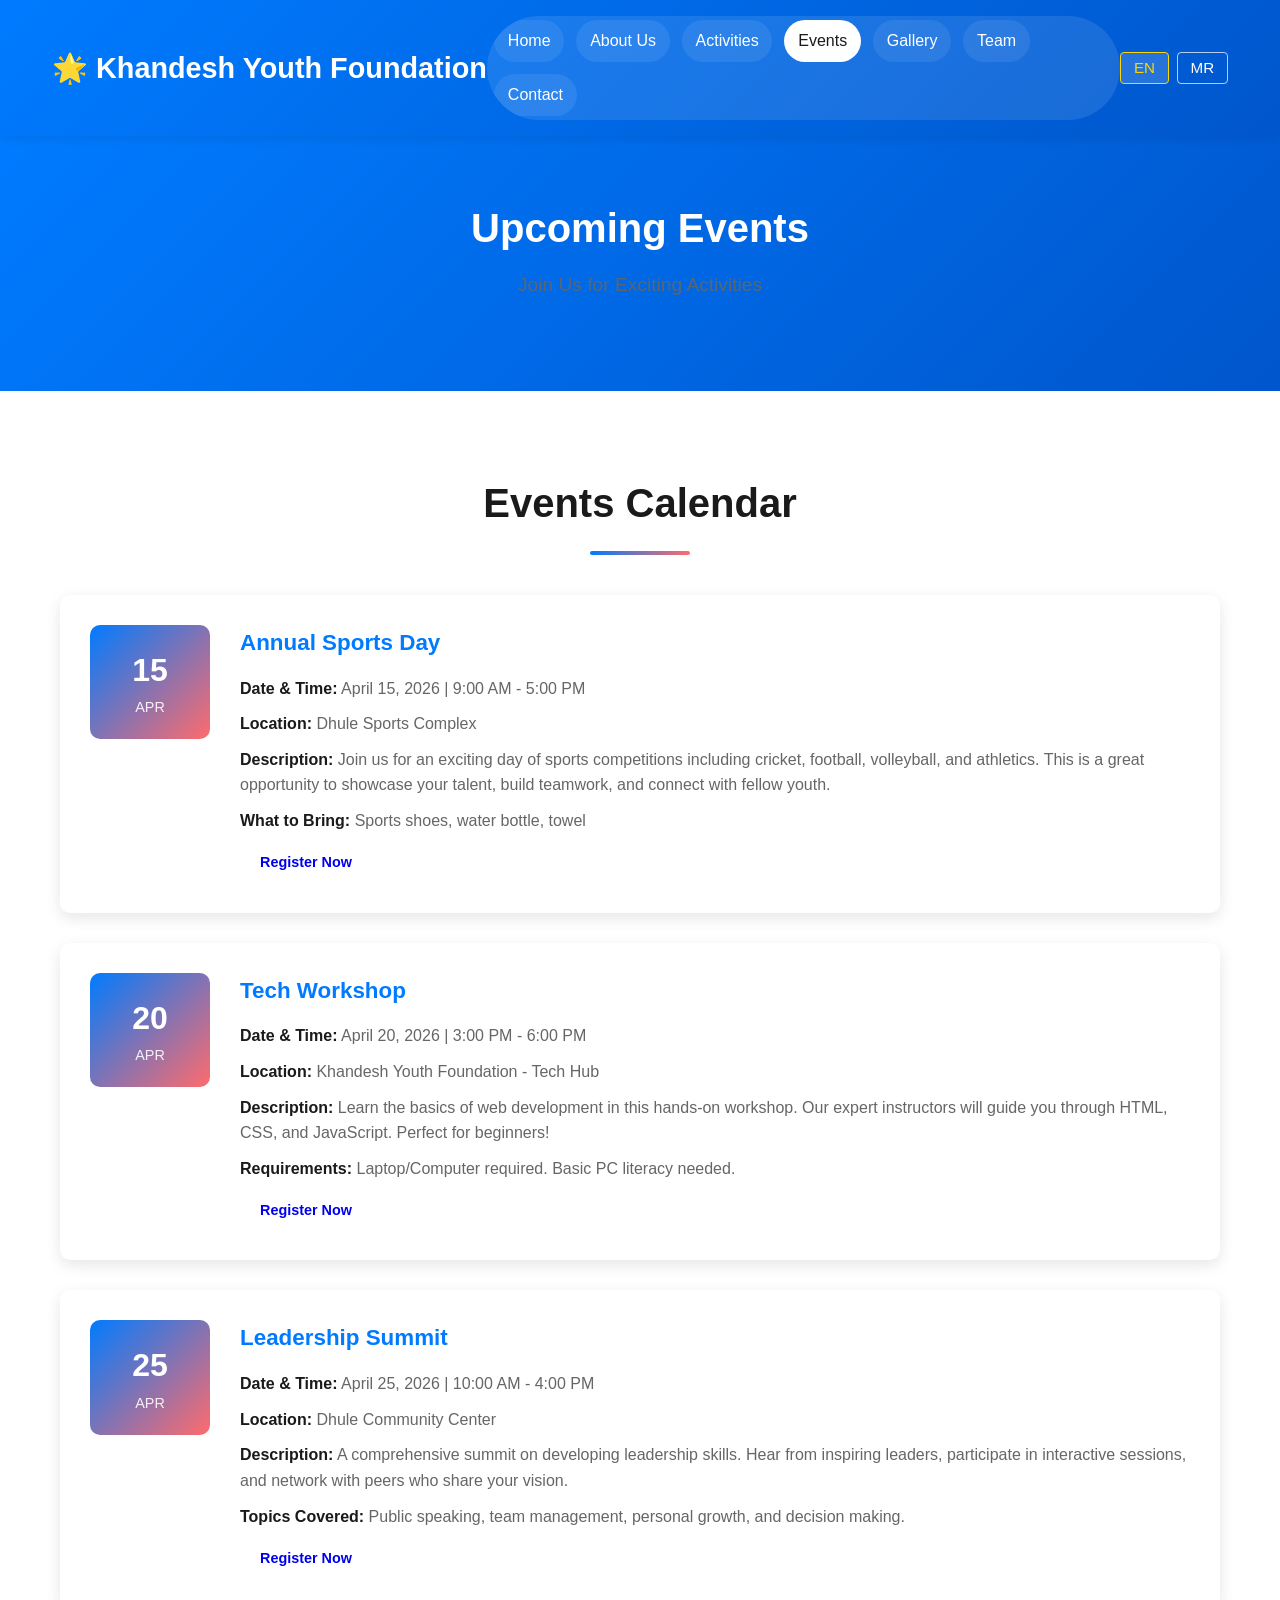
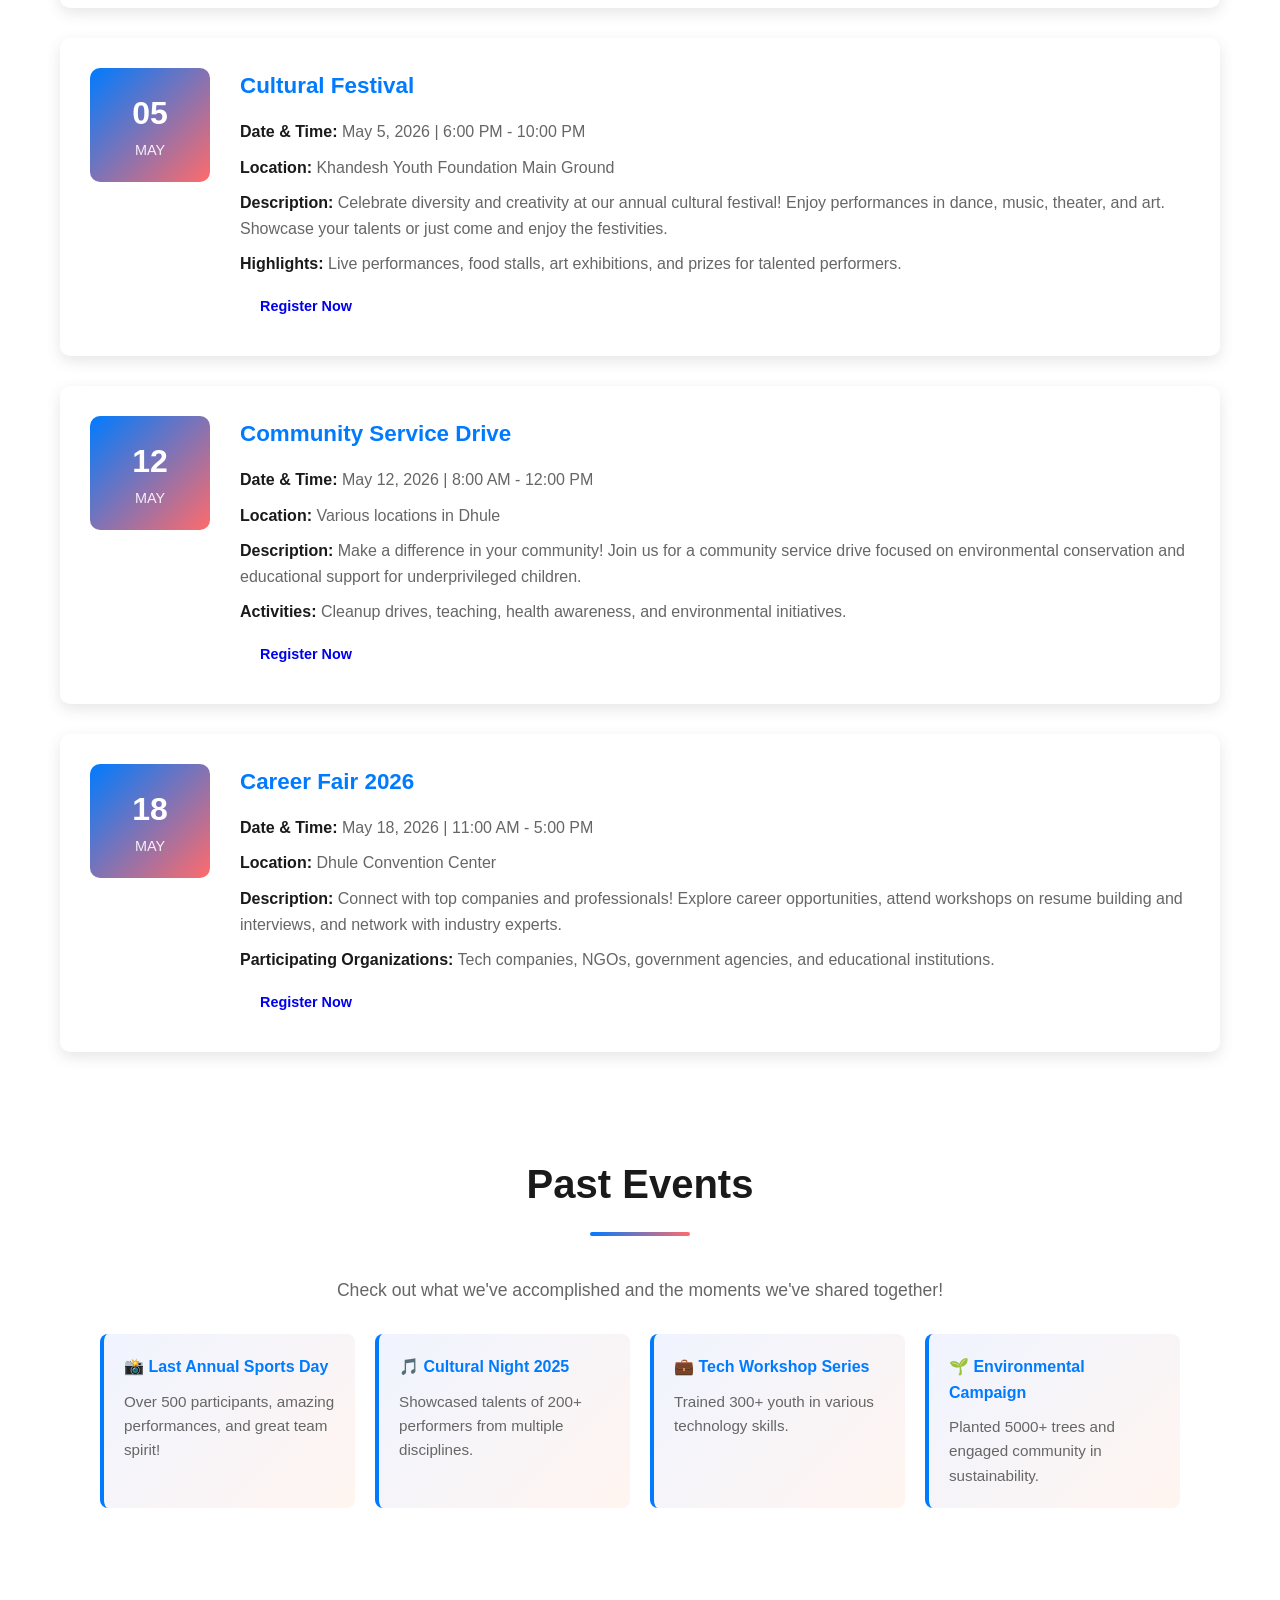
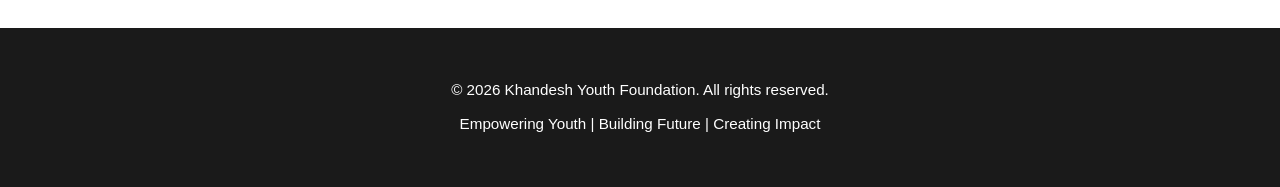
<file: events.html>
<!DOCTYPE html>
<html lang="en">
<head>
    <meta charset="UTF-8">
    <meta name="viewport" content="width=device-width, initial-scale=1.0">
    <title>Events - Khandesh Youth Foundation</title>
    <link rel="stylesheet" href="assets/css/web_style.css">
    <link rel="stylesheet" href="assets/css/mobile.css">
</head>
<body>
    <!-- Navigation Bar -->
    <nav class="navbar">
        <div class="container">
            <div class="nav-brand">
                <h2 data-i18n="nav.brand">🌟 Khandesh Youth Foundation</h2>
            </div>
            <ul class="nav-menu" id="navMenu">
                <li><a href="index.html" data-i18n="nav.home">Home</a></li>
                <li><a href="about.html" data-i18n="nav.about">About Us</a></li>
                <li><a href="activities.html" data-i18n="nav.activities">Activities</a></li>
                <li><a href="events.html" class="active" data-i18n="nav.events">Events</a></li>
                <li><a href="gallery.html" data-i18n="nav.gallery">Gallery</a></li>
                <li><a href="team.html" data-i18n="nav.team">Team</a></li>
                <li><a href="contact.html" data-i18n="nav.contact">Contact</a></li>
            </ul>
            <div class="lang-switcher">
                <button type="button" class="lang-button" data-lang="en">EN</button>
                <button type="button" class="lang-button" data-lang="mr">MR</button>
            </div>
            <div class="hamburger" id="hamburger">
                <span></span>
                <span></span>
                <span></span>
            </div>
        </div>
    </nav>

    <!-- Page Header -->
    <section class="page-header">
        <h1 data-i18n="events.page.header.title">Upcoming Events</h1>
        <p data-i18n="events.page.header.subtitle">Join Us for Exciting Activities</p>
    </section>

    <!-- Main Content -->
    <main class="container">
        <section class="events-section">
            <h2 data-i18n="events.calendar.title">Events Calendar</h2>
            
            <div class="events-grid">
                <!-- Event 1 -->
                <div class="event-full-card">
                    <div class="event-date">
                        <span class="day">15</span>
                        <span class="month">APR</span>
                    </div>
                    <div class="event-details">
                        <h3 data-i18n="events.annual.title">Annual Sports Day</h3>
                        <p><strong>Date & Time:</strong> April 15, 2026 | 9:00 AM - 5:00 PM</p>
                        <p><strong>Location:</strong> Dhule Sports Complex</p>
                        <p><strong>Description:</strong> Join us for an exciting day of sports competitions including cricket, football, volleyball, and athletics. This is a great opportunity to showcase your talent, build teamwork, and connect with fellow youth.</p>
                        <p><strong>What to Bring:</strong> Sports shoes, water bottle, towel</p>
                        <a href="contact.html" class="btn btn-small">Register Now</a>
                    </div>
                </div>

                <!-- Event 2 -->
                <div class="event-full-card">
                    <div class="event-date">
                        <span class="day">20</span>
                        <span class="month">APR</span>
                    </div>
                    <div class="event-details">
                        <h3 data-i18n="events.tech.title">Web Development Workshop</h3>
                        <p><strong>Date & Time:</strong> April 20, 2026 | 3:00 PM - 6:00 PM</p>
                        <p><strong>Location:</strong> Khandesh Youth Foundation - Tech Hub</p>
                        <p><strong>Description:</strong> Learn the basics of web development in this hands-on workshop. Our expert instructors will guide you through HTML, CSS, and JavaScript. Perfect for beginners!</p>
                        <p><strong>Requirements:</strong> Laptop/Computer required. Basic PC literacy needed.</p>
                        <a href="contact.html" class="btn btn-small">Register Now</a>
                    </div>
                </div>

                <!-- Event 3 -->
                <div class="event-full-card">
                    <div class="event-date">
                        <span class="day">25</span>
                        <span class="month">APR</span>
                    </div>
                    <div class="event-details">
                        <h3 data-i18n="events.leadership.title">Leadership Summit</h3>
                        <p><strong>Date & Time:</strong> <span data-i18n="events.leadership.date">April 25, 2026</span> | 10:00 AM - 4:00 PM</p>
                        <p><strong>Location:</strong> Dhule Community Center</p>
                        <p><strong>Description:</strong> <span data-i18n="events.leadership.text">A comprehensive summit on developing leadership skills. Hear from inspiring leaders, participate in interactive sessions, and network with peers who share your vision.</span></p>
                        <p><strong>Topics Covered:</strong> Public speaking, team management, personal growth, and decision making.</p>
                        <a href="contact.html" class="btn btn-small">Register Now</a>
                    </div>
                </div>

                <!-- Event 4 -->
                <div class="event-full-card">
                    <div class="event-date">
                        <span class="day">05</span>
                        <span class="month">MAY</span>
                    </div>
                    <div class="event-details">
                        <h3 data-i18n="events.cultural.title">Cultural Festival</h3>
                        <p><strong>Date & Time:</strong> May 5, 2026 | 6:00 PM - 10:00 PM</p>
                        <p><strong>Location:</strong> Khandesh Youth Foundation Main Ground</p>
                        <p><strong>Description:</strong> Celebrate diversity and creativity at our annual cultural festival! Enjoy performances in dance, music, theater, and art. Showcase your talents or just come and enjoy the festivities.</p>
                        <p><strong>Highlights:</strong> Live performances, food stalls, art exhibitions, and prizes for talented performers.</p>
                        <a href="contact.html" class="btn btn-small">Register Now</a>
                    </div>
                </div>

                <!-- Event 5 -->
                <div class="event-full-card">
                    <div class="event-date">
                        <span class="day">12</span>
                        <span class="month">MAY</span>
                    </div>
                    <div class="event-details">
                        <h3>Community Service Drive</h3>
                        <p><strong>Date & Time:</strong> May 12, 2026 | 8:00 AM - 12:00 PM</p>
                        <p><strong>Location:</strong> Various locations in Dhule</p>
                        <p><strong>Description:</strong> Make a difference in your community! Join us for a community service drive focused on environmental conservation and educational support for underprivileged children.</p>
                        <p><strong>Activities:</strong> Cleanup drives, teaching, health awareness, and environmental initiatives.</p>
                        <a href="contact.html" class="btn btn-small">Register Now</a>
                    </div>
                </div>

                <!-- Event 6 -->
                <div class="event-full-card">
                    <div class="event-date">
                        <span class="day">18</span>
                        <span class="month">MAY</span>
                    </div>
                    <div class="event-details">
                        <h3>Career Fair 2026</h3>
                        <p><strong>Date & Time:</strong> May 18, 2026 | 11:00 AM - 5:00 PM</p>
                        <p><strong>Location:</strong> Dhule Convention Center</p>
                        <p><strong>Description:</strong> Connect with top companies and professionals! Explore career opportunities, attend workshops on resume building and interviews, and network with industry experts.</p>
                        <p><strong>Participating Organizations:</strong> Tech companies, NGOs, government agencies, and educational institutions.</p>
                        <a href="contact.html" class="btn btn-small">Register Now</a>
                    </div>
                </div>
            </div>
        </section>

        <!-- Past Events Section -->
        <section class="past-events-section">
            <h2 data-i18n="events.past.title">Past Events</h2>
            <p data-i18n="events.past.text">Check out what we've accomplished and the moments we've shared together!</p>
            <div class="past-events">
                <div class="past-event-item">
                    <h4>📸 Last Annual Sports Day</h4>
                    <p>Over 500 participants, amazing performances, and great team spirit!</p>
                </div>
                <div class="past-event-item">
                    <h4>🎵 Cultural Night 2025</h4>
                    <p>Showcased talents of 200+ performers from multiple disciplines.</p>
                </div>
                <div class="past-event-item">
                    <h4>💼 Tech Workshop Series</h4>
                    <p>Trained 300+ youth in various technology skills.</p>
                </div>
                <div class="past-event-item">
                    <h4>🌱 Environmental Campaign</h4>
                    <p>Planted 5000+ trees and engaged community in sustainability.</p>
                </div>
            </div>
        </section>
    </main>

    <!-- Footer -->
    <footer class="footer">
        <div class="container">
            <p data-i18n="footer.copy">&copy; 2026 Khandesh Youth Foundation. All rights reserved.</p>
            <p data-i18n="footer.tagline">Empowering Youth | Building Future | Creating Impact</p>
        </div>
    </footer>

    <script src="assets/js/script.js"></script>
</body>
</html>
</file>
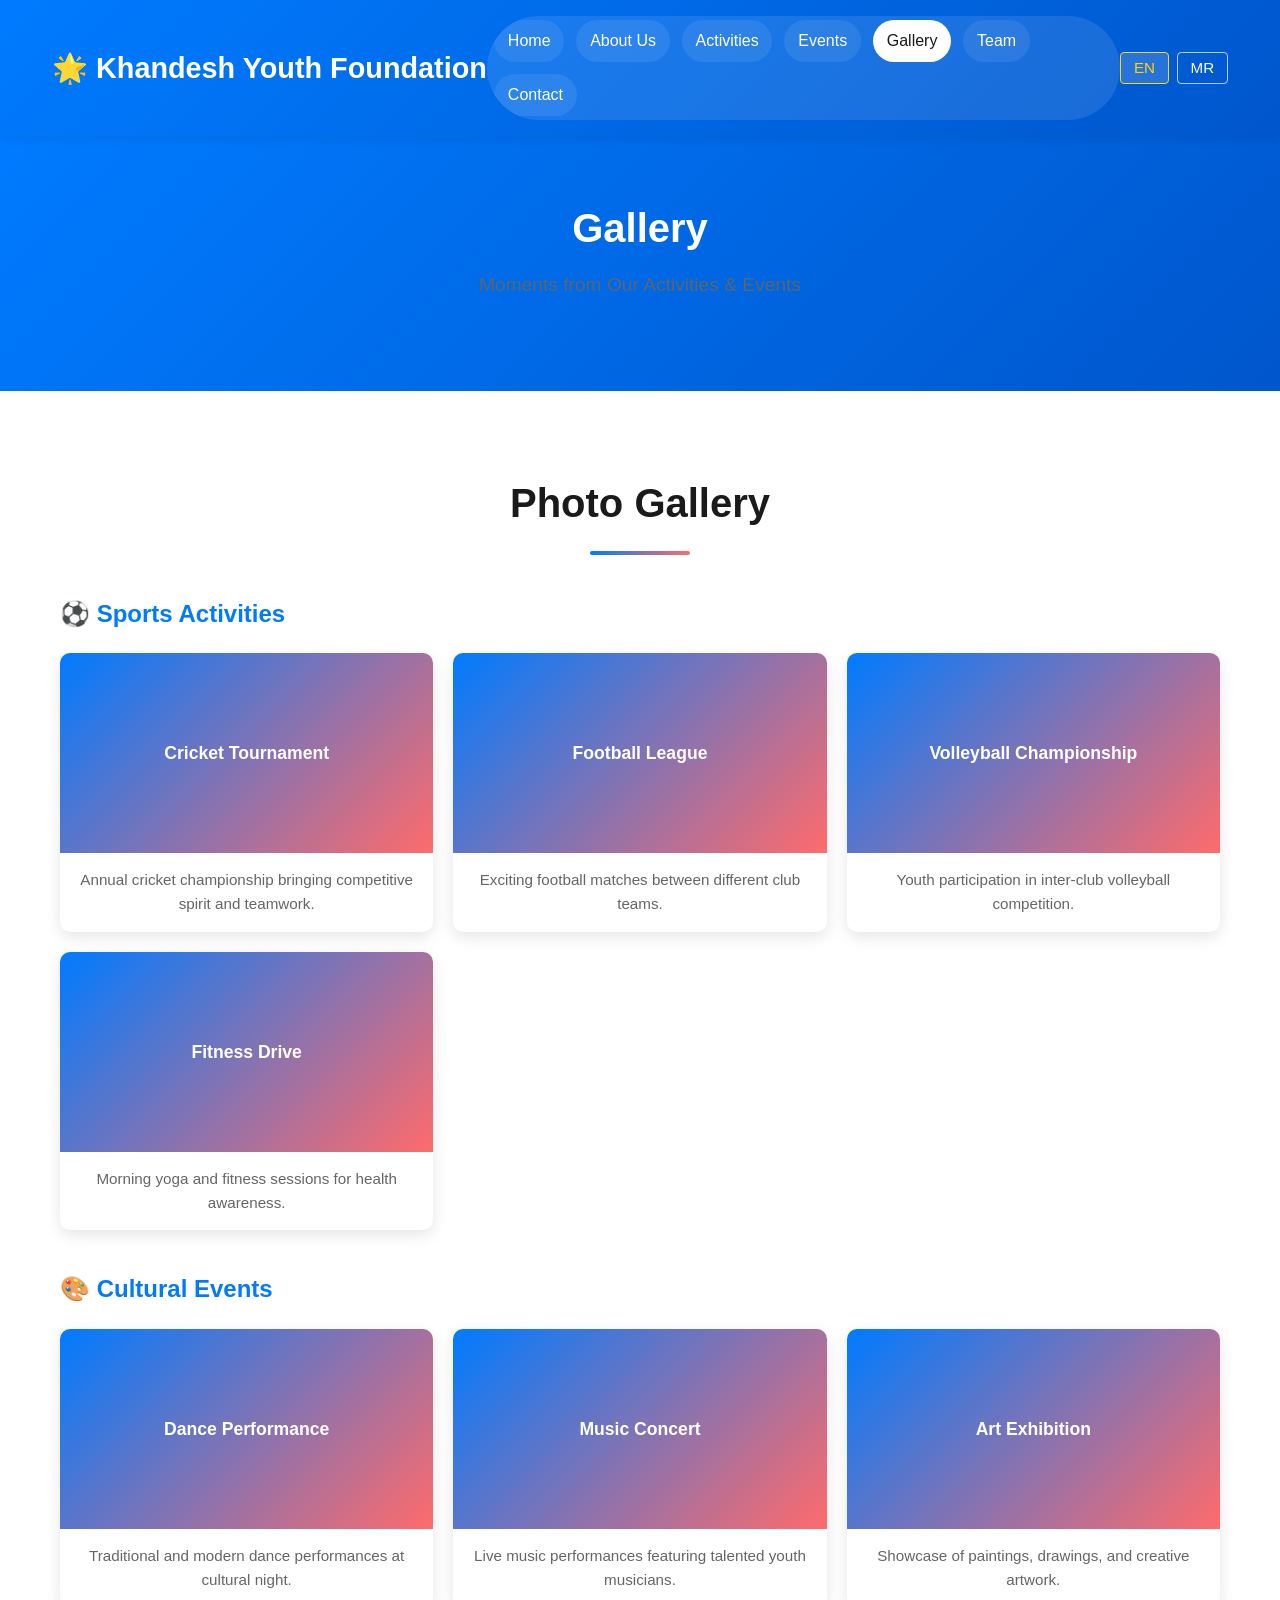
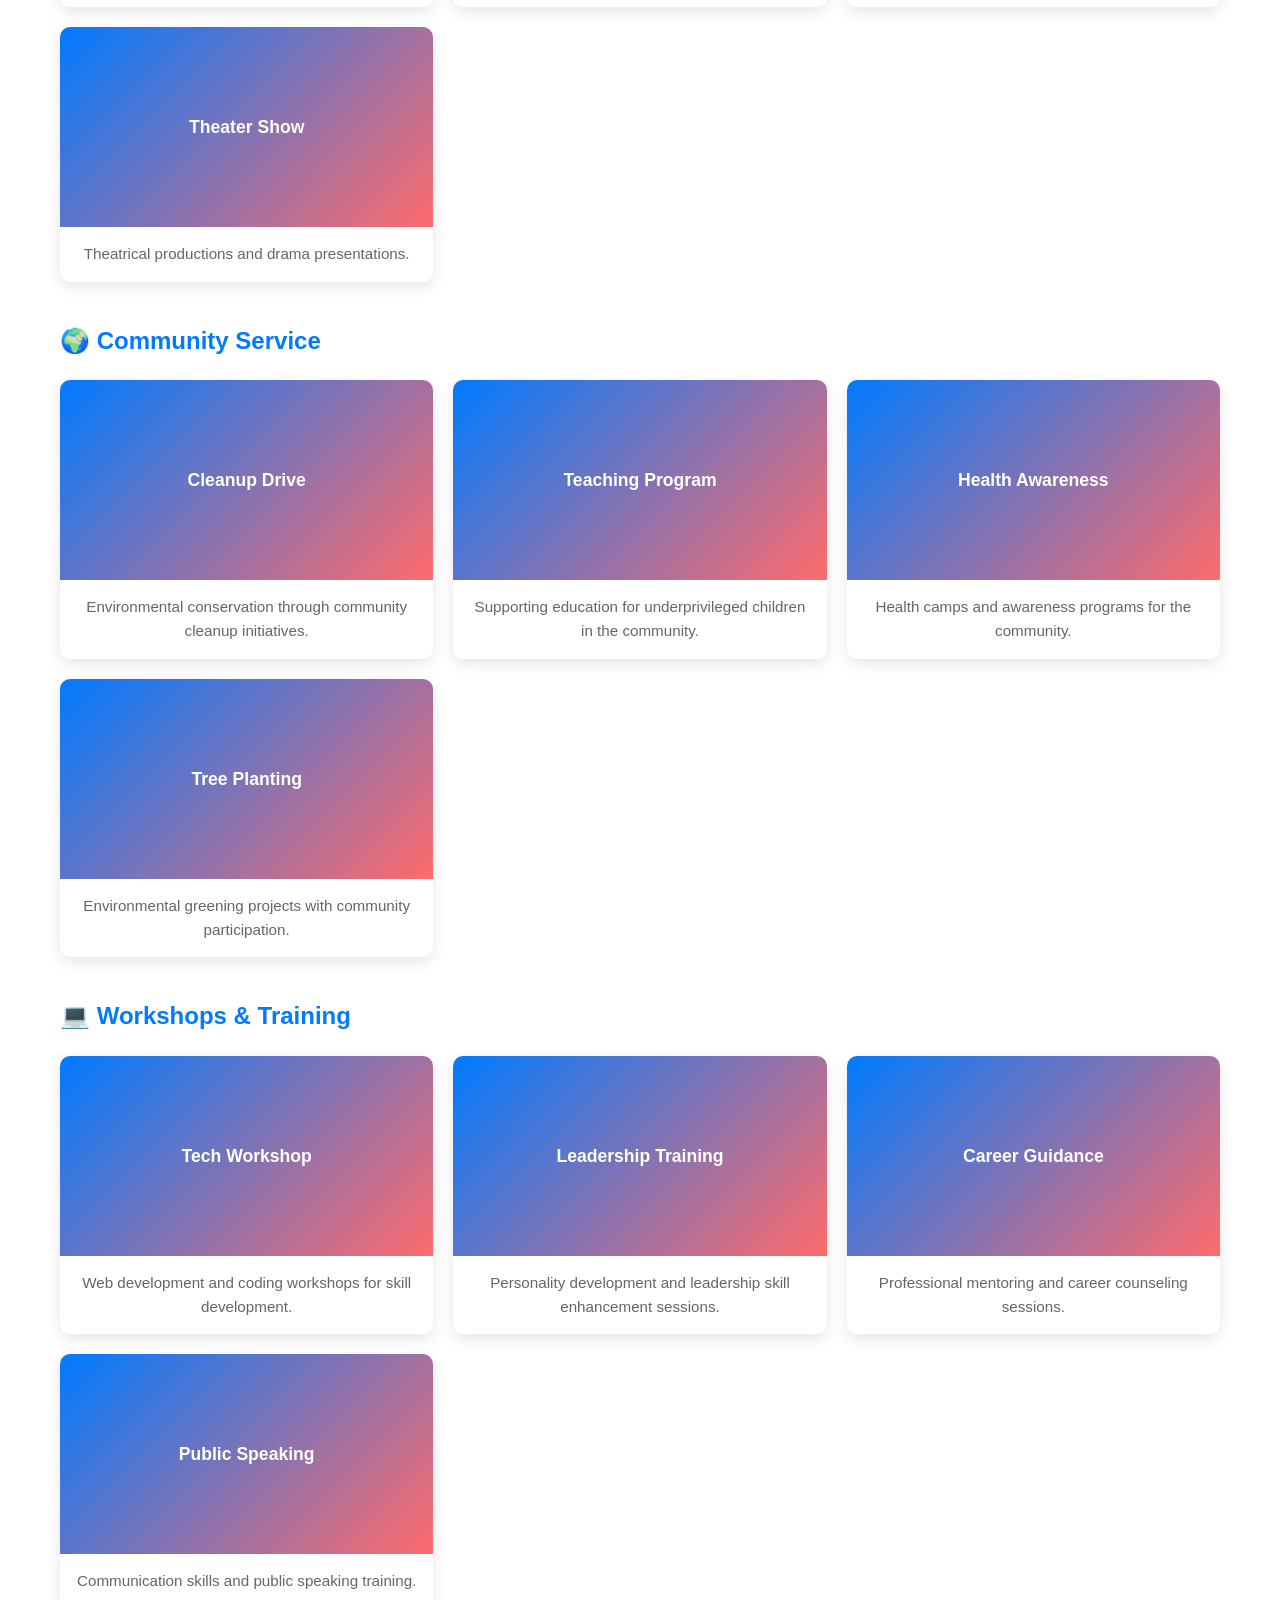
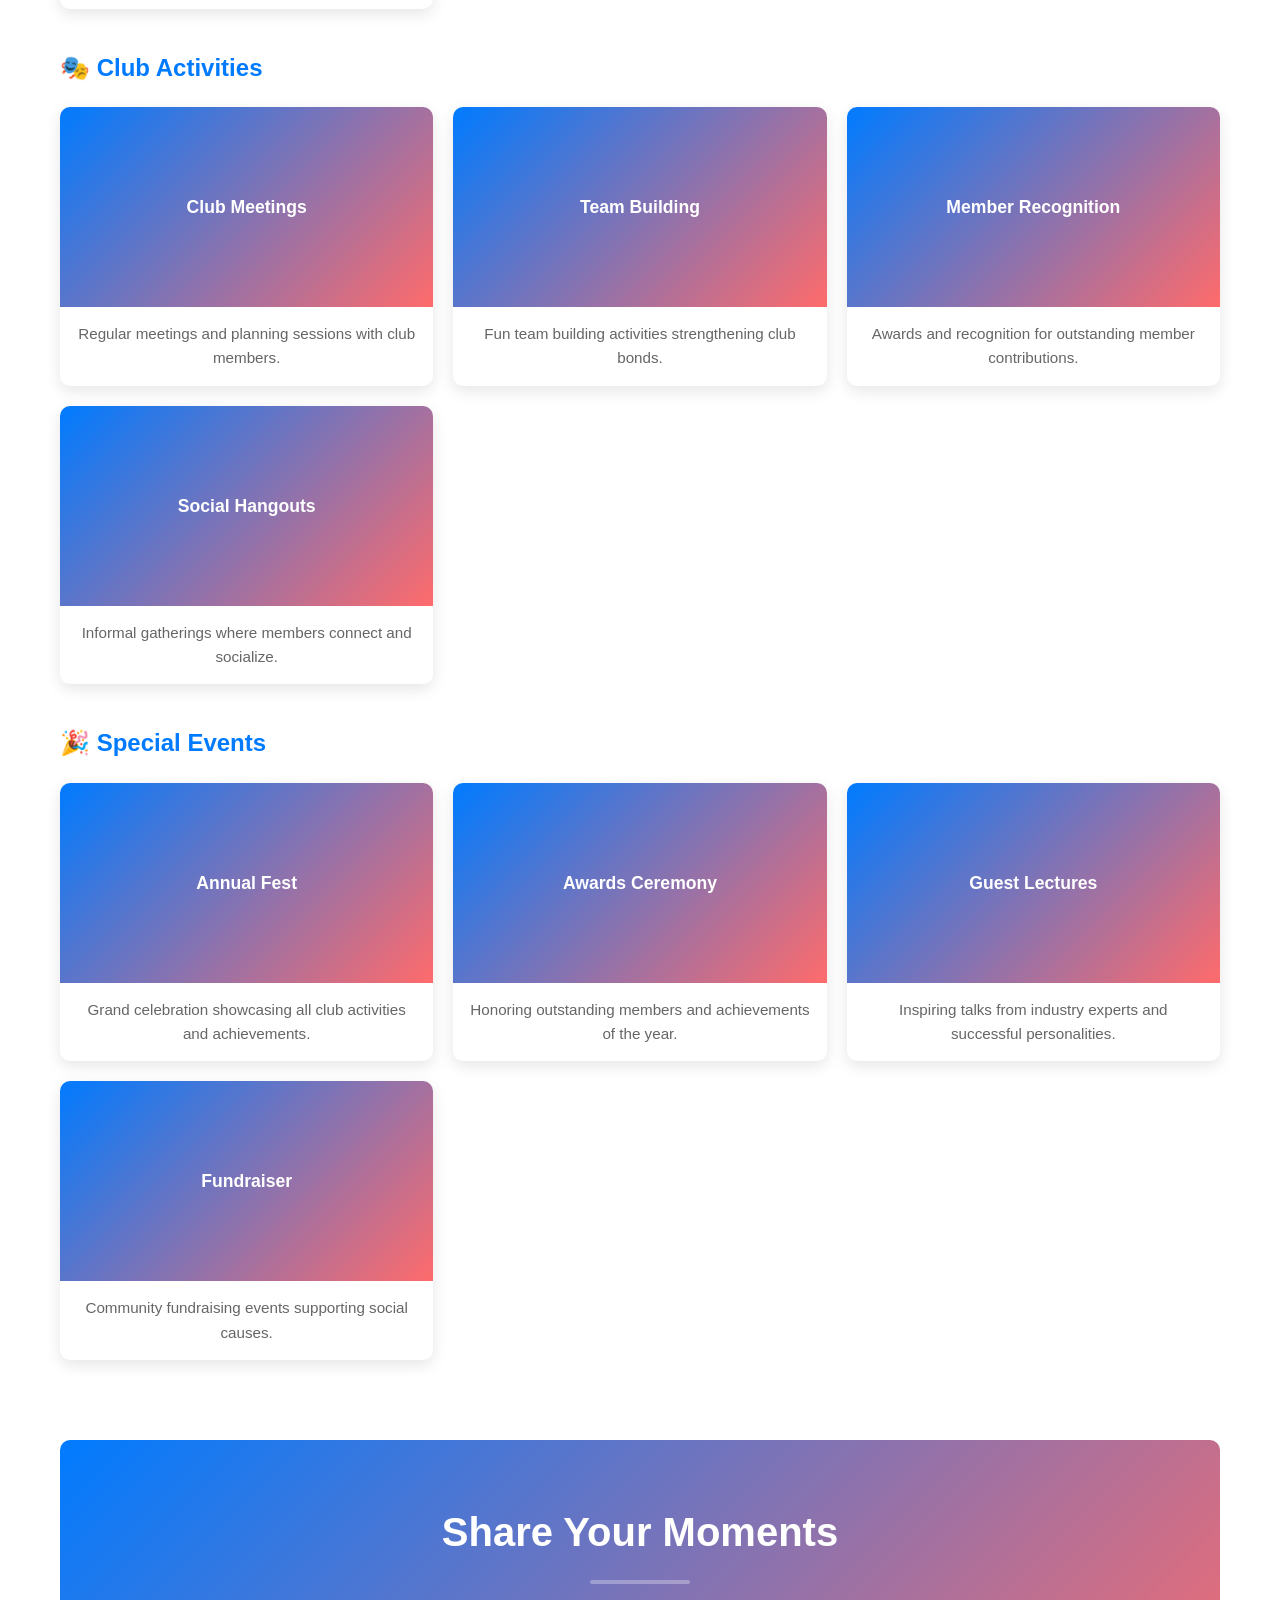
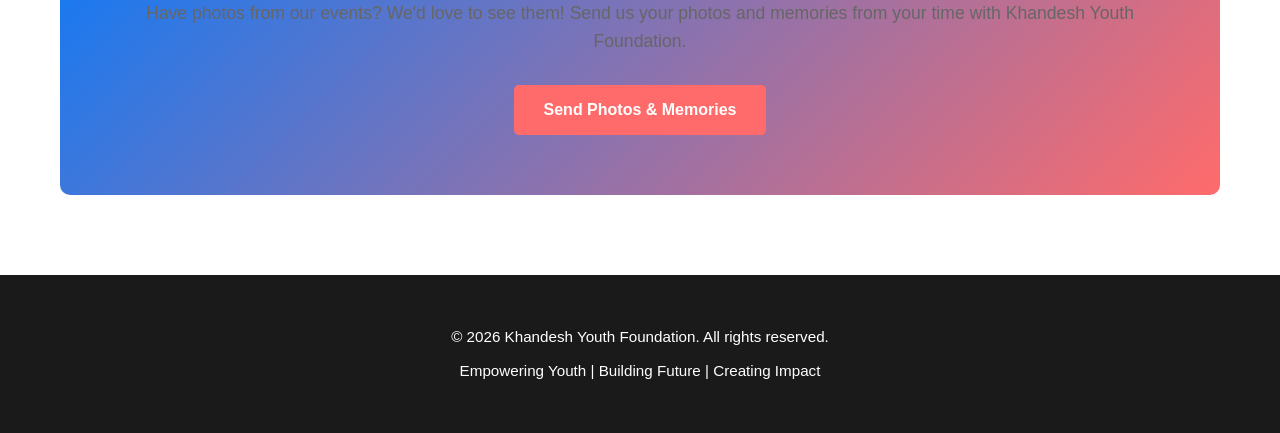
<file: gallery.html>
<!DOCTYPE html>
<html lang="en">
<head>
    <meta charset="UTF-8">
    <meta name="viewport" content="width=device-width, initial-scale=1.0">
    <title>Gallery - Khandesh Youth Foundation</title>
    <link rel="stylesheet" href="assets/css/web_style.css">
    <link rel="stylesheet" href="assets/css/mobile.css">
</head>
<body>
    <!-- Navigation Bar -->
    <nav class="navbar">
        <div class="container">
            <div class="nav-brand">
                <h2 data-i18n="nav.brand">🌟 Khandesh Youth Foundation</h2>
            </div>
            <ul class="nav-menu" id="navMenu">
                <li><a href="index.html" data-i18n="nav.home">Home</a></li>
                <li><a href="about.html" data-i18n="nav.about">About Us</a></li>
                <li><a href="activities.html" data-i18n="nav.activities">Activities</a></li>
                <li><a href="events.html" data-i18n="nav.events">Events</a></li>
                <li><a href="gallery.html" class="active" data-i18n="nav.gallery">Gallery</a></li>
                <li><a href="team.html" data-i18n="nav.team">Team</a></li>
                <li><a href="contact.html" data-i18n="nav.contact">Contact</a></li>
            </ul>
            <div class="lang-switcher">
                <button type="button" class="lang-button" data-lang="en">EN</button>
                <button type="button" class="lang-button" data-lang="mr">MR</button>
            </div>
            <div class="hamburger" id="hamburger">
                <span></span>
                <span></span>
                <span></span>
            </div>
        </div>
    </nav>

    <!-- Page Header -->
    <section class="page-header">
        <h1 data-i18n="gallery.page.header.title">Gallery</h1>
        <p data-i18n="gallery.page.header.subtitle">Moments from Our Activities & Events</p>
    </section>

    <!-- Main Content -->
    <main class="container">
        <section class="gallery-section">
            <h2 data-i18n="gallery.photo.title">Photo Gallery</h2>
            
            <!-- Gallery Grid -->
            <div class="gallery-grid">
                <!-- Sports Activities -->
                <div class="gallery-category">
                    <h3>⚽ Sports Activities</h3>
                    <div class="gallery-items">
                        <div class="gallery-item">
                            <div class="gallery-placeholder">
                                <span>Cricket Tournament</span>
                            </div>
                            <p>Annual cricket championship bringing competitive spirit and teamwork.</p>
                        </div>
                        <div class="gallery-item">
                            <div class="gallery-placeholder">
                                <span>Football League</span>
                            </div>
                            <p>Exciting football matches between different club teams.</p>
                        </div>
                        <div class="gallery-item">
                            <div class="gallery-placeholder">
                                <span>Volleyball Championship</span>
                            </div>
                            <p>Youth participation in inter-club volleyball competition.</p>
                        </div>
                        <div class="gallery-item">
                            <div class="gallery-placeholder">
                                <span>Fitness Drive</span>
                            </div>
                            <p>Morning yoga and fitness sessions for health awareness.</p>
                        </div>
                    </div>
                </div>

                <!-- Cultural Events -->
                <div class="gallery-category">
                    <h3>🎨 Cultural Events</h3>
                    <div class="gallery-items">
                        <div class="gallery-item">
                            <div class="gallery-placeholder">
                                <span>Dance Performance</span>
                            </div>
                            <p>Traditional and modern dance performances at cultural night.</p>
                        </div>
                        <div class="gallery-item">
                            <div class="gallery-placeholder">
                                <span>Music Concert</span>
                            </div>
                            <p>Live music performances featuring talented youth musicians.</p>
                        </div>
                        <div class="gallery-item">
                            <div class="gallery-placeholder">
                                <span>Art Exhibition</span>
                            </div>
                            <p>Showcase of paintings, drawings, and creative artwork.</p>
                        </div>
                        <div class="gallery-item">
                            <div class="gallery-placeholder">
                                <span>Theater Show</span>
                            </div>
                            <p>Theatrical productions and drama presentations.</p>
                        </div>
                    </div>
                </div>

                <!-- Community Service -->
                <div class="gallery-category">
                    <h3>🌍 Community Service</h3>
                    <div class="gallery-items">
                        <div class="gallery-item">
                            <div class="gallery-placeholder">
                                <span>Cleanup Drive</span>
                            </div>
                            <p>Environmental conservation through community cleanup initiatives.</p>
                        </div>
                        <div class="gallery-item">
                            <div class="gallery-placeholder">
                                <span>Teaching Program</span>
                            </div>
                            <p>Supporting education for underprivileged children in the community.</p>
                        </div>
                        <div class="gallery-item">
                            <div class="gallery-placeholder">
                                <span>Health Awareness</span>
                            </div>
                            <p>Health camps and awareness programs for the community.</p>
                        </div>
                        <div class="gallery-item">
                            <div class="gallery-placeholder">
                                <span>Tree Planting</span>
                            </div>
                            <p>Environmental greening projects with community participation.</p>
                        </div>
                    </div>
                </div>

                <!-- Workshops & Training -->
                <div class="gallery-category">
                    <h3>💻 Workshops & Training</h3>
                    <div class="gallery-items">
                        <div class="gallery-item">
                            <div class="gallery-placeholder">
                                <span>Tech Workshop</span>
                            </div>
                            <p>Web development and coding workshops for skill development.</p>
                        </div>
                        <div class="gallery-item">
                            <div class="gallery-placeholder">
                                <span>Leadership Training</span>
                            </div>
                            <p>Personality development and leadership skill enhancement sessions.</p>
                        </div>
                        <div class="gallery-item">
                            <div class="gallery-placeholder">
                                <span>Career Guidance</span>
                            </div>
                            <p>Professional mentoring and career counseling sessions.</p>
                        </div>
                        <div class="gallery-item">
                            <div class="gallery-placeholder">
                                <span>Public Speaking</span>
                            </div>
                            <p>Communication skills and public speaking training.</p>
                        </div>
                    </div>
                </div>

                <!-- Club Activities -->
                <div class="gallery-category">
                    <h3>🎭 Club Activities</h3>
                    <div class="gallery-items">
                        <div class="gallery-item">
                            <div class="gallery-placeholder">
                                <span>Club Meetings</span>
                            </div>
                            <p>Regular meetings and planning sessions with club members.</p>
                        </div>
                        <div class="gallery-item">
                            <div class="gallery-placeholder">
                                <span>Team Building</span>
                            </div>
                            <p>Fun team building activities strengthening club bonds.</p>
                        </div>
                        <div class="gallery-item">
                            <div class="gallery-placeholder">
                                <span>Member Recognition</span>
                            </div>
                            <p>Awards and recognition for outstanding member contributions.</p>
                        </div>
                        <div class="gallery-item">
                            <div class="gallery-placeholder">
                                <span>Social Hangouts</span>
                            </div>
                            <p>Informal gatherings where members connect and socialize.</p>
                        </div>
                    </div>
                </div>

                <!-- Special Events -->
                <div class="gallery-category">
                    <h3>🎉 Special Events</h3>
                    <div class="gallery-items">
                        <div class="gallery-item">
                            <div class="gallery-placeholder">
                                <span>Annual Fest</span>
                            </div>
                            <p>Grand celebration showcasing all club activities and achievements.</p>
                        </div>
                        <div class="gallery-item">
                            <div class="gallery-placeholder">
                                <span>Awards Ceremony</span>
                            </div>
                            <p>Honoring outstanding members and achievements of the year.</p>
                        </div>
                        <div class="gallery-item">
                            <div class="gallery-placeholder">
                                <span>Guest Lectures</span>
                            </div>
                            <p>Inspiring talks from industry experts and successful personalities.</p>
                        </div>
                        <div class="gallery-item">
                            <div class="gallery-placeholder">
                                <span>Fundraiser</span>
                            </div>
                            <p>Community fundraising events supporting social causes.</p>
                        </div>
                    </div>
                </div>
            </div>
        </section>

        <!-- Photo Contribution -->
        <section class="photo-contribution">
            <h2 data-i18n="gallery.contribution.title">Share Your Moments</h2>
            <p data-i18n="gallery.contribution.text">Have photos from our events? We'd love to see them! Send us your photos and memories from your time with Khandesh Youth Foundation.</p>
            <a href="contact.html" class="btn btn-primary" data-i18n="gallery.contribution.button">Send Photos & Memories</a>
        </section>
    </main>

    <!-- Footer -->
    <footer class="footer">
        <div class="container">
            <p data-i18n="footer.copy">&copy; 2026 Khandesh Youth Foundation. All rights reserved.</p>
            <p data-i18n="footer.tagline">Empowering Youth | Building Future | Creating Impact</p>
        </div>
    </footer>

    <script src="assets/js/script.js"></script>
</body>
</html>
</file>
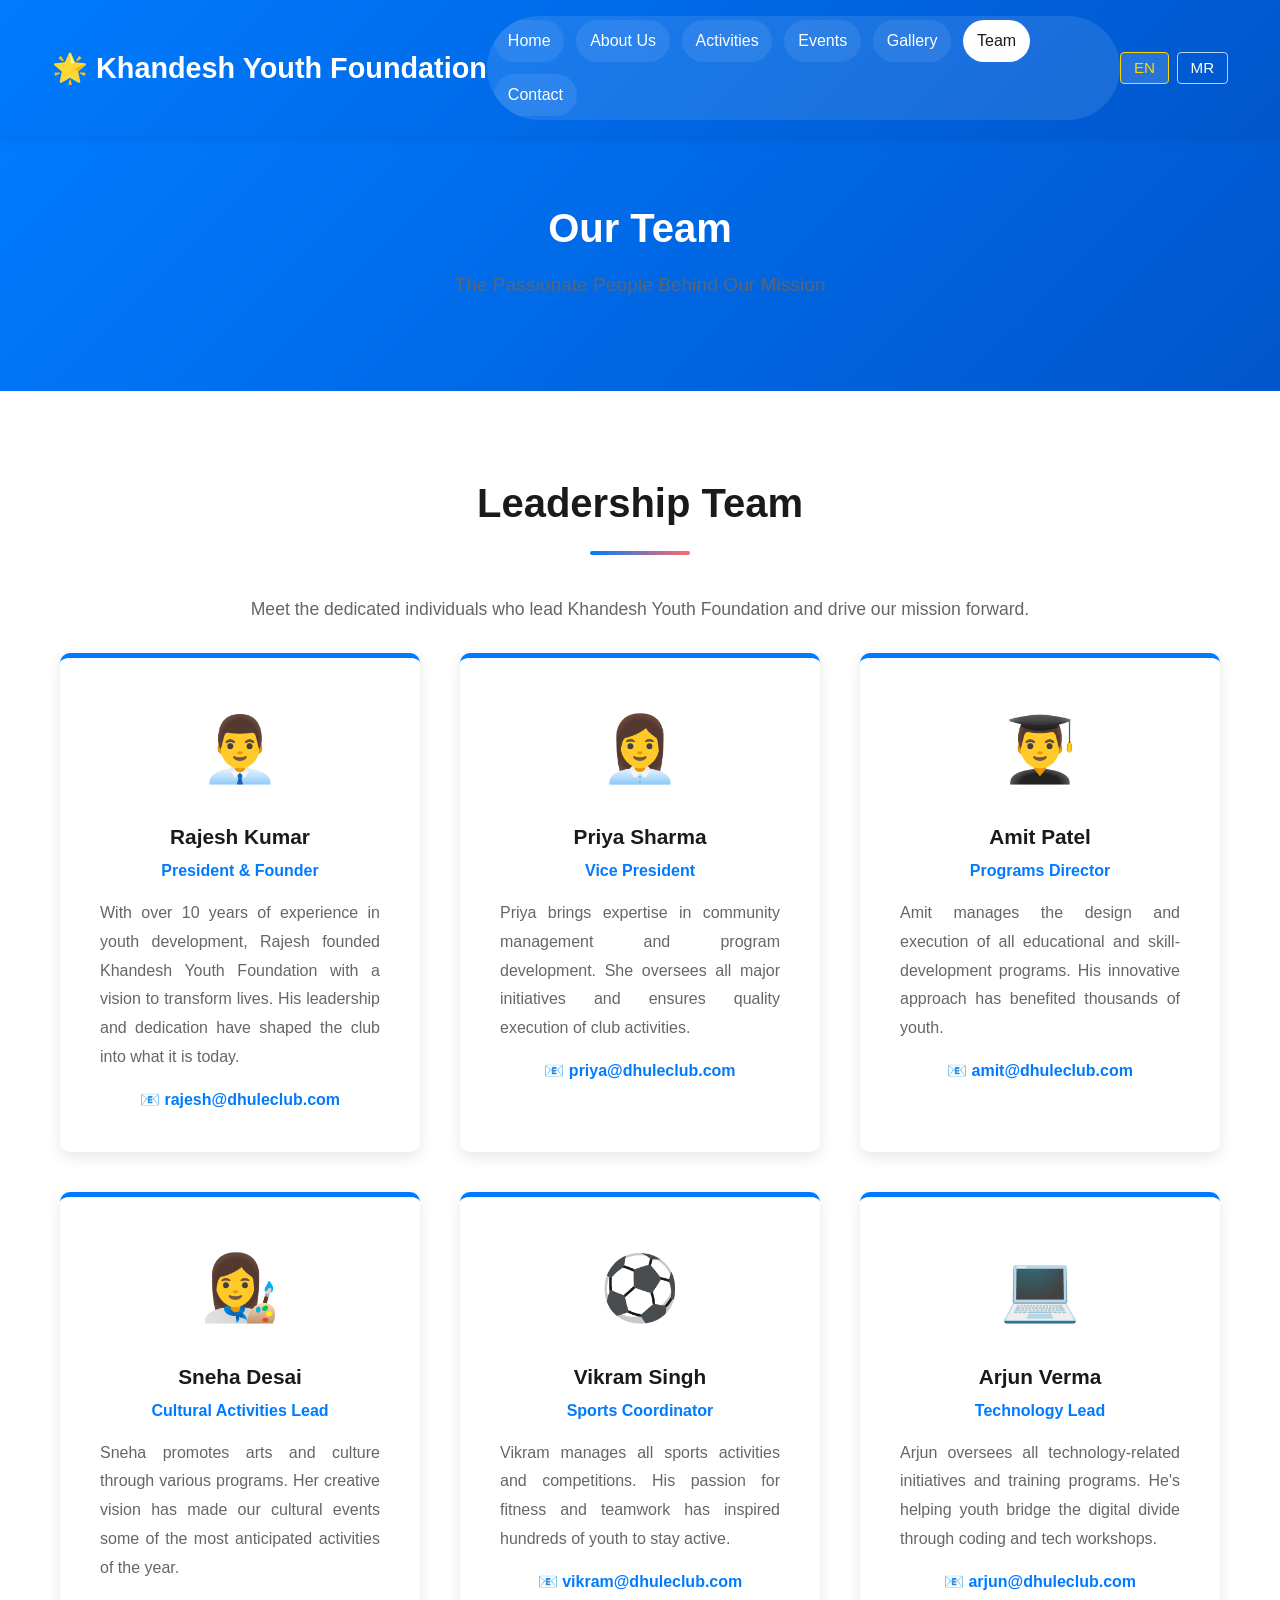
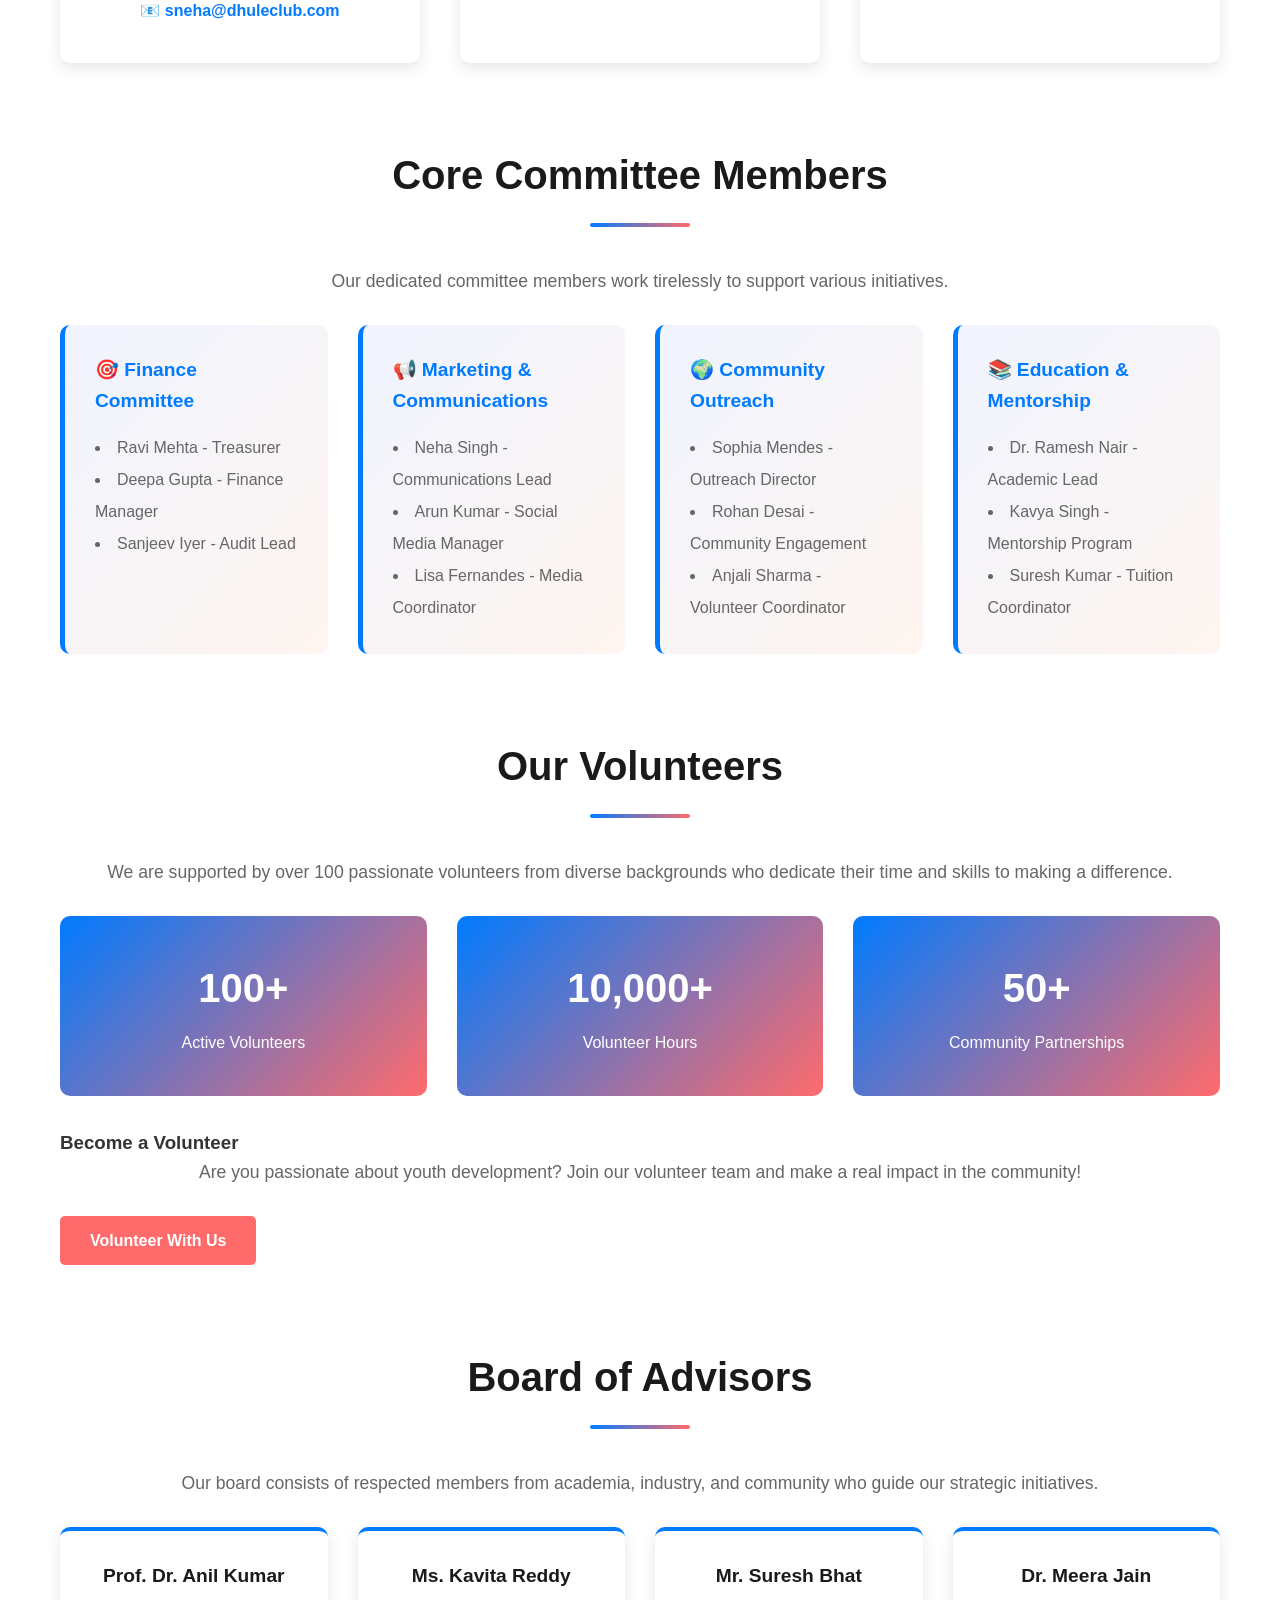
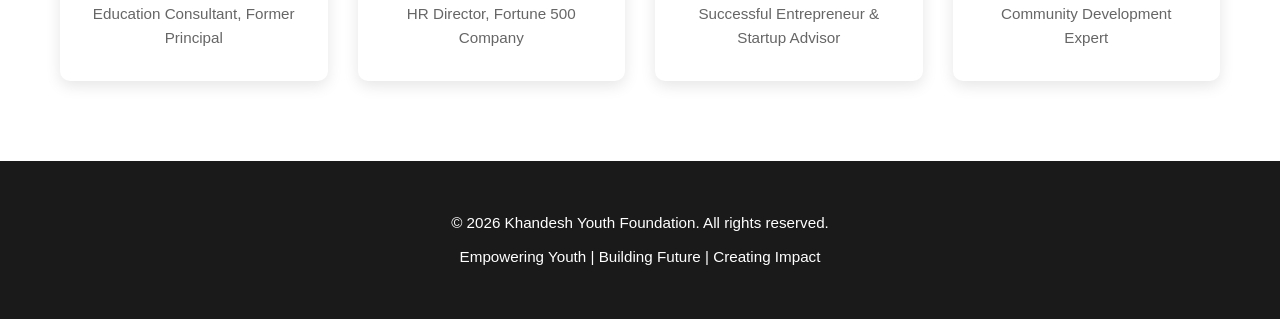
<file: team.html>
<!DOCTYPE html>
<html lang="en">
<head>
    <meta charset="UTF-8">
    <meta name="viewport" content="width=device-width, initial-scale=1.0">
    <title>Team - Khandesh Youth Foundation</title>
    <link rel="stylesheet" href="assets/css/web_style.css">
    <link rel="stylesheet" href="assets/css/mobile.css">
</head>
<body data-page="team">
    <!-- Navigation Bar -->
    <nav class="navbar">
        <div class="container">
            <div class="nav-brand">
                <h2 data-i18n="nav.brand">🌟 Khandesh Youth Foundation</h2>
            </div>
            <ul class="nav-menu" id="navMenu">
                <li><a href="index.html" data-i18n="nav.home">Home</a></li>
                <li><a href="about.html" data-i18n="nav.about">About Us</a></li>
                <li><a href="activities.html" data-i18n="nav.activities">Activities</a></li>
                <li><a href="events.html" data-i18n="nav.events">Events</a></li>
                <li><a href="gallery.html" data-i18n="nav.gallery">Gallery</a></li>
                <li><a href="team.html" class="active" data-i18n="nav.team">Team</a></li>
                <li><a href="contact.html" data-i18n="nav.contact">Contact</a></li>
            </ul>
            <div class="lang-switcher">
                <button type="button" class="lang-button" data-lang="en">EN</button>
                <button type="button" class="lang-button" data-lang="mr">MR</button>
            </div>
            <div class="hamburger" id="hamburger">
                <span></span>
                <span></span>
                <span></span>
            </div>
        </div>
    </nav>

    <!-- Page Header -->
    <section class="page-header">
        <h1 data-i18n="team.page.header.title">Our Team</h1>
        <p data-i18n="team.page.header.subtitle">The Passionate People Behind Our Mission</p>
    </section>

    <!-- Main Content -->
    <main class="container">
        <section class="team-section">
            <h2 data-i18n="team.leadership.title">Leadership Team</h2>
            <p data-i18n="team.leadership.description">Meet the dedicated individuals who lead Khandesh Youth Foundation and drive our mission forward.</p>
            
            <div class="team-grid">
                <!-- Team Member 1 -->
                <div class="team-member">
                    <div class="member-avatar">👨‍💼</div>
                    <h3>Rajesh Kumar</h3>
                    <p class="role">President & Founder</p>
                    <p class="bio">With over 10 years of experience in youth development, Rajesh founded Khandesh Youth Foundation with a vision to transform lives. His leadership and dedication have shaped the club into what it is today.</p>
                    <p class="contact">📧 rajesh@dhuleclub.com</p>
                </div>

                <!-- Team Member 2 -->
                <div class="team-member">
                    <div class="member-avatar">👩‍💼</div>
                    <h3>Priya Sharma</h3>
                    <p class="role">Vice President</p>
                    <p class="bio">Priya brings expertise in community management and program development. She oversees all major initiatives and ensures quality execution of club activities.</p>
                    <p class="contact">📧 priya@dhuleclub.com</p>
                </div>

                <!-- Team Member 3 -->
                <div class="team-member">
                    <div class="member-avatar">👨‍🎓</div>
                    <h3>Amit Patel</h3>
                    <p class="role">Programs Director</p>
                    <p class="bio">Amit manages the design and execution of all educational and skill-development programs. His innovative approach has benefited thousands of youth.</p>
                    <p class="contact">📧 amit@dhuleclub.com</p>
                </div>

                <!-- Team Member 4 -->
                <div class="team-member">
                    <div class="member-avatar">👩‍🎨</div>
                    <h3>Sneha Desai</h3>
                    <p class="role">Cultural Activities Lead</p>
                    <p class="bio">Sneha promotes arts and culture through various programs. Her creative vision has made our cultural events some of the most anticipated activities of the year.</p>
                    <p class="contact">📧 sneha@dhuleclub.com</p>
                </div>

                <!-- Team Member 5 -->
                <div class="team-member">
                    <div class="member-avatar">⚽</div>
                    <h3>Vikram Singh</h3>
                    <p class="role">Sports Coordinator</p>
                    <p class="bio">Vikram manages all sports activities and competitions. His passion for fitness and teamwork has inspired hundreds of youth to stay active.</p>
                    <p class="contact">📧 vikram@dhuleclub.com</p>
                </div>

                <!-- Team Member 6 -->
                <div class="team-member">
                    <div class="member-avatar">💻</div>
                    <h3>Arjun Verma</h3>
                    <p class="role">Technology Lead</p>
                    <p class="bio">Arjun oversees all technology-related initiatives and training programs. He's helping youth bridge the digital divide through coding and tech workshops.</p>
                    <p class="contact">📧 arjun@dhuleclub.com</p>
                </div>
            </div>
        </section>

        <!-- Core Team Committee -->
        <section class="committee-section">
            <h2 data-i18n="team.section.committee.title">Core Committee Members</h2>
            <p data-i18n="team.section.committee.text">Our dedicated committee members work tirelessly to support various initiatives.</p>
            
            <div class="committee-grid">
                <div class="committee-member">
                    <h4>🎯 Finance Committee</h4>
                    <ul>
                        <li>Ravi Mehta - Treasurer</li>
                        <li>Deepa Gupta - Finance Manager</li>
                        <li>Sanjeev Iyer - Audit Lead</li>
                    </ul>
                </div>

                <div class="committee-member">
                    <h4>📢 Marketing & Communications</h4>
                    <ul>
                        <li>Neha Singh - Communications Lead</li>
                        <li>Arun Kumar - Social Media Manager</li>
                        <li>Lisa Fernandes - Media Coordinator</li>
                    </ul>
                </div>

                <div class="committee-member">
                    <h4>🌍 Community Outreach</h4>
                    <ul>
                        <li>Sophia Mendes - Outreach Director</li>
                        <li>Rohan Desai - Community Engagement</li>
                        <li>Anjali Sharma - Volunteer Coordinator</li>
                    </ul>
                </div>

                <div class="committee-member">
                    <h4>📚 Education & Mentorship</h4>
                    <ul>
                        <li>Dr. Ramesh Nair - Academic Lead</li>
                        <li>Kavya Singh - Mentorship Program</li>
                        <li>Suresh Kumar - Tuition Coordinator</li>
                    </ul>
                </div>
            </div>
        </section>

        <!-- Volunteer Section -->
        <section class="volunteer-section">
            <h2 data-i18n="team.volunteers.title">Our Volunteers</h2>
            <p data-i18n="team.section.volunteers.description">We are supported by over 100 passionate volunteers from diverse backgrounds who dedicate their time and skills to making a difference.</p>
            
            <div class="volunteer-info">
                <div class="volunteer-stat">
                    <h3>100+</h3>
                    <p data-i18n="team.volunteers.stats.active">Active Volunteers</p>
                </div>
                <div class="volunteer-stat">
                    <h3>10,000+</h3>
                    <p data-i18n="team.volunteers.stats.hours">Volunteer Hours</p>
                </div>
                <div class="volunteer-stat">
                    <h3>50+</h3>
                    <p data-i18n="team.volunteers.stats.partnerships">Community Partnerships</p>
                </div>
            </div>

            <h3 style="margin-top: 2rem;" data-i18n="team.section.volunteer.title">Become a Volunteer</h3>
            <p data-i18n="team.section.volunteer.text">Are you passionate about youth development? Join our volunteer team and make a real impact in the community!</p>
            <a href="contact.html" class="btn btn-primary" data-i18n="team.volunteer.cta">Volunteer With Us</a>
        </section>

        <!-- Board of Advisors -->
        <section class="advisors-section">
            <h2 data-i18n="team.advisors.title">Board of Advisors</h2>
            <p data-i18n="team.section.board.description">Our board consists of respected members from academia, industry, and community who guide our strategic initiatives.</p>
            
            <div class="advisors-grid">
                <div class="advisor-card">
                    <h4>Prof. Dr. Anil Kumar</h4>
                    <p>Education Consultant, Former Principal</p>
                </div>
                <div class="advisor-card">
                    <h4>Ms. Kavita Reddy</h4>
                    <p>HR Director, Fortune 500 Company</p>
                </div>
                <div class="advisor-card">
                    <h4>Mr. Suresh Bhat</h4>
                    <p>Successful Entrepreneur & Startup Advisor</p>
                </div>
                <div class="advisor-card">
                    <h4>Dr. Meera Jain</h4>
                    <p>Community Development Expert</p>
                </div>
            </div>
        </section>
    </main>

    <!-- Footer -->
    <footer class="footer">
        <div class="container">
            <p data-i18n="footer.copy">&copy; 2026 Khandesh Youth Foundation. All rights reserved.</p>
            <p data-i18n="footer.tagline">Empowering Youth | Building Future | Creating Impact</p>
        </div>
    </footer>

    <script src="assets/js/script.js"></script>
</body>
</html>
</file>
<file: assets/css/web_style.css>
/* Global Styles */
:root {
    --primary-color: #007bff;
    --secondary-color: #ff6b6b;
    --dark-color: #1a1a1a;
    --light-color: #f8f9fa;
    --text-color: #333;
    --border-color: #ddd;
    --success-color: #28a745;
}

* {
    margin: 0;
    padding: 0;
    box-sizing: border-box;
}

html {
    scroll-behavior: smooth;
}

body {
    font-family: 'Segoe UI', Tahoma, Geneva, Verdana, sans-serif;
    line-height: 1.6;
    color: var(--text-color);
    background-color: #ffffff;
    overflow-x: hidden;
}

.container {
    max-width: 1200px;
    margin: 0 auto;
    padding: 0 20px;
}

/* Navigation Bar */
.navbar {
    background: linear-gradient(135deg, var(--primary-color) 0%, #0056cc 100%);
    color: white;
    padding: 1rem 0;
    position: sticky;
    top: 0;
    z-index: 100;
    box-shadow: 0 2px 10px rgba(0,0,0,0.1);
}

.navbar .container {
    display: flex;
    justify-content: space-between;
    align-items: center;
    padding: 0 12px;
}

.nav-brand h2 {
    font-size: 1.8rem;
    white-space: nowrap;
}

.nav-menu {
    display: flex;
    list-style: none;
    gap: 0.75rem;
    flex-wrap: wrap;
    flex: 0 1 auto;
    overflow-x: hidden;
    background: rgba(255, 255, 255, 0.1);
    border-radius: 999px;
    padding: 0.25rem 0.45rem;
    align-items: center;
}

.nav-menu a {
    color: white;
    text-decoration: none;
    transition: all 0.25s ease;
    position: relative;
    display: inline-flex;
    align-items: center;
    justify-content: center;
    padding: 0.45rem 0.8rem;
    border-radius: 50px;
    background: rgba(255, 255, 255, 0.08);
    border: 1px solid transparent;
    white-space: nowrap;
}

.nav-menu a:hover {
    background: rgba(255, 255, 255, 0.16);
    color: #ffd700;
}

.nav-menu a.active {
    color: #1a1a1a;
    background: white;
    border-color: rgba(255, 255, 255, 0.35);
}

.nav-menu a.active::after {
    content: none;
}

.lang-switcher {
    display: flex;
    gap: 0.5rem;
    align-items: center;
    margin-left: auto;
}

.lang-button {
    background: transparent;
    border: 1px solid rgba(255, 255, 255, 0.7);
    color: white;
    padding: 0.4rem 0.8rem;
    border-radius: 4px;
    cursor: pointer;
    font-size: 0.95rem;
    transition: all 0.2s ease;
    min-width: 48px;
}

.lang-button:hover,
.lang-button.active {
    background-color: rgba(255, 255, 255, 0.15);
    border-color: #ffd700;
    color: #ffd700;
}

.hamburger {
    display: none;
    flex-direction: column;
    cursor: pointer;
}

.hamburger span {
    width: 25px;
    height: 3px;
    background-color: white;
    margin: 5px 0;
    transition: 0.3s;
}

/* Hero Section */
.hero {
    background: linear-gradient(135deg, rgba(0,123,255,0.35) 0%, rgba(0,86,204,0.35) 100%),
                url('../images/banner.jpeg') center/cover no-repeat;
    color: white;
    padding: 100px 20px;
    text-align: center;
    min-height: 520px;
    display: flex;
    align-items: center;
    justify-content: center;
}

.hero-content h1 {
    font-size: 3rem;
    margin-bottom: 1rem;
    animation: slideInDown 0.8s ease-out;
}

.hero-content p {
    font-size: 1.3rem;
    margin-bottom: 2rem;
    animation: fadeIn 1s ease-out 0.3s backwards;
}

/* Buttons */
.btn {
    display: inline-block;
    padding: 12px 30px;
    border: none;
    border-radius: 5px;
    cursor: pointer;
    font-size: 1rem;
    text-decoration: none;
    transition: all 0.3s ease;
    font-weight: 600;
}

.btn-primary {
    background-color: var(--secondary-color);
    color: white;
}

.btn-primary:hover {
    background-color: #ff5252;
    transform: translateY(-2px);
    box-shadow: 0 5px 15px rgba(255,107,107,0.3);
}

.btn-secondary {
    background-color: var(--primary-color);
    color: white;
}

.btn-secondary:hover {
    background-color: #0056cc;
    transform: translateY(-2px);
    box-shadow: 0 5px 15px rgba(0,123,255,0.3);
}

.btn-small {
    padding: 8px 20px;
    font-size: 0.9rem;
}

/* Main Sections */
main {
    padding: 80px 0;
}

section {
    margin-bottom: 80px;
}

section h2 {
    font-size: 2.5rem;
    color: var(--dark-color);
    margin-bottom: 40px;
    text-align: center;
    position: relative;
    padding-bottom: 20px;
}

section h2::after {
    content: '';
    position: absolute;
    bottom: 0;
    left: 50%;
    transform: translateX(-50%);
    width: 100px;
    height: 4px;
    background: linear-gradient(90deg, var(--primary-color), var(--secondary-color));
    border-radius: 2px;
}

section > p {
    text-align: center;
    font-size: 1.1rem;
    color: #666;
    margin-bottom: 30px;
}

/* Page Header */
.page-header {
    background: linear-gradient(135deg, var(--primary-color) 0%, #0056cc 100%);
    color: white;
    padding: 60px 20px;
    text-align: center;
}

.page-header h1 {
    font-size: 2.5rem;
    margin-bottom: 10px;
}

.page-header p {
    font-size: 1.2rem;
    opacity: 0.9;
}

/* Mission Section */
.mission-grid {
    display: grid;
    grid-template-columns: repeat(auto-fit, minmax(250px, 1fr));
    gap: 30px;
    margin-bottom: 40px;
}

.mission-card {
    background: linear-gradient(135deg, #f0f4ff, #fff5f0);
    padding: 30px;
    border-radius: 10px;
    text-align: center;
    transition: all 0.3s ease;
    border: 2px solid transparent;
}

.mission-card:hover {
    border-color: var(--primary-color);
    transform: translateY(-5px);
    box-shadow: 0 10px 30px rgba(0,123,255,0.2);
}

.mission-card h3 {
    font-size: 1.5rem;
    margin-bottom: 15px;
    color: var(--primary-color);
}

.mission-card p {
    color: #666;
    line-height: 1.8;
}

/* Featured Activities */
.activities-preview {
    display: grid;
    grid-template-columns: repeat(auto-fit, minmax(300px, 1fr));
    gap: 30px;
    margin-bottom: 30px;
}

.activity-card {
    background: white;
    padding: 30px;
    border-radius: 10px;
    box-shadow: 0 5px 15px rgba(0,0,0,0.1);
    transition: all 0.3s ease;
    border-left: 5px solid var(--primary-color);
}

.activity-card:hover {
    transform: translateY(-5px);
    box-shadow: 0 15px 30px rgba(0,0,0,0.15);
}

.activity-card h3 {
    color: var(--primary-color);
    margin-bottom: 15px;
}

/* Events Section */
.events-preview {
    display: grid;
    grid-template-columns: repeat(auto-fit, minmax(280px, 1fr));
    gap: 30px;
    margin-bottom: 30px;
}

.event-card {
    background: white;
    padding: 25px;
    border-radius: 10px;
    box-shadow: 0 5px 15px rgba(0,0,0,0.1);
    transition: all 0.3s ease;
    border-top: 4px solid var(--secondary-color);
}

.event-card:hover {
    transform: translateY(-5px);
    box-shadow: 0 15px 30px rgba(0,0,0,0.15);
}

.event-card h4 {
    color: var(--dark-color);
    margin-bottom: 10px;
}

.event-card p {
    color: #666;
    margin-bottom: 8px;
    font-size: 0.95rem;
}

/* CTA Section */
.cta-section {
    background: linear-gradient(135deg, var(--primary-color) 0%, var(--secondary-color) 100%);
    color: white;
    padding: 60px;
    border-radius: 10px;
    text-align: center;
}

.cta-section h2 {
    color: white;
    margin-bottom: 20px;
}

.cta-section h2::after {
    background: rgba(255,255,255,0.3);
}

.cta-section p {
    font-size: 1.15rem;
    margin-bottom: 30px;
}

/* About Section */
.about-section {
    margin-bottom: 60px;
}

.about-section p {
    font-size: 1.1rem;
    color: #666;
    text-align: center;
    margin-bottom: 40px;
    max-width: 900px;
    margin-left: auto;
    margin-right: auto;
}

.about-grid {
    display: grid;
    grid-template-columns: repeat(auto-fit, minmax(300px, 1fr));
    gap: 40px;
    margin-bottom: 40px;
}

.about-card {
    background: white;
    padding: 40px;
    border-radius: 10px;
    box-shadow: 0 5px 20px rgba(0,0,0,0.1);
    transition: all 0.3s ease;
}

.about-card:hover {
    transform: translateY(-10px);
    box-shadow: 0 15px 40px rgba(0,0,0,0.15);
}

.about-card h3 {
    color: var(--primary-color);
    font-size: 1.5rem;
    margin-bottom: 20px;
}

.about-card p {
    text-align: left;
    color: #666;
    line-height: 1.8;
}

/* Values Section */
.values-section {
    background: #f8f9fa;
    padding: 60px 20px;
    margin: -20px -20px 80px -20px;
}

.values-grid {
    display: grid;
    grid-template-columns: repeat(auto-fit, minmax(250px, 1fr));
    gap: 30px;
}

.value-card {
    background: white;
    padding: 30px;
    border-radius: 10px;
    text-align: center;
    box-shadow: 0 5px 15px rgba(0,0,0,0.08);
    transition: all 0.3s ease;
}

.value-card:hover {
    transform: translateY(-5px);
    box-shadow: 0 15px 30px rgba(0,0,0,0.15);
}

.value-card h4 {
    color: var(--primary-color);
    font-size: 1.3rem;
    margin-bottom: 15px;
}

.value-card p {
    color: #666;
    text-align: left;
    line-height: 1.8;
}

/* Timeline */
.timeline {
    position: relative;
    padding: 20px 0;
}

.timeline::before {
    content: '';
    position: absolute;
    left: 50%;
    transform: translateX(-50%);
    width: 4px;
    height: 100%;
    background: var(--primary-color);
}

.timeline-item {
    margin-bottom: 50px;
    width: 45%;
    padding: 30px;
    background: white;
    border-radius: 10px;
    box-shadow: 0 5px 15px rgba(0,0,0,0.1);
}

.timeline-item:nth-child(odd) {
    margin-left: 0;
    margin-right: auto;
}

.timeline-item:nth-child(even) {
    margin-left: auto;
    margin-right: 0;
}

.timeline-item h4 {
    color: var(--primary-color);
    font-size: 1.3rem;
    margin-bottom: 10px;
}

.timeline-item p {
    color: #666;
}

/* Stats Section */
.stats-section {
    display: grid;
    grid-template-columns: repeat(auto-fit, minmax(200px, 1fr));
    gap: 30px;
    background: linear-gradient(135deg, var(--primary-color), var(--secondary-color));
    color: white;
    padding: 60px 30px;
    border-radius: 10px;
}

.stat-card {
    text-align: center;
    padding: 30px;
}

.stat-card h3 {
    font-size: 2.5rem;
    margin-bottom: 10px;
    font-weight: bold;
}

.stat-card p {
    font-size: 1.1rem;
    opacity: 0.95;
}

/* Programs Grid */
.programs-grid {
    display: grid;
    grid-template-columns: repeat(auto-fit, minmax(300px, 1fr));
    gap: 30px;
}

.program-card {
    background: white;
    padding: 30px;
    border-radius: 10px;
    box-shadow: 0 5px 15px rgba(0,0,0,0.1);
    transition: all 0.3s ease;
    border-left: 5px solid var(--primary-color);
}

.program-card:hover {
    transform: translateY(-5px);
    box-shadow: 0 15px 30px rgba(0,0,0,0.15);
}

.program-card h3 {
    color: var(--primary-color);
    font-size: 1.4rem;
    margin-bottom: 20px;
}

.program-card h4 {
    color: var(--dark-color);
    font-size: 1.1rem;
    margin-top: 20px;
    margin-bottom: 10px;
}

.program-card ul {
    list-style-position: inside;
    color: #666;
    line-height: 2;
}

.program-card p {
    color: #666;
    margin-bottom: 10px;
}

/* Membership Section */
.membership-section {
    background: #f0f4ff;
    padding: 60px 30px;
    border-radius: 10px;
    text-align: center;
}

.membership-benefits {
    background: white;
    padding: 40px;
    border-radius: 10px;
    margin: 30px 0;
    text-align: left;
    max-width: 600px;
    margin-left: auto;
    margin-right: auto;
}

.membership-benefits h3 {
    color: var(--primary-color);
    margin-bottom: 20px;
}

.membership-benefits ul {
    list-style-position: inside;
    color: #666;
    line-height: 2;
}

.membership-section p {
    color: #666;
    font-size: 1.1rem;
    text-align: center;
    margin-bottom: 20px;
}

/* Gallery Section */
.gallery-grid {
    display: grid;
    gap: 40px;
}

.gallery-category h3 {
    font-size: 1.5rem;
    color: var(--primary-color);
    margin-bottom: 20px;
    display: flex;
    align-items: center;
    gap: 10px;
}

.gallery-items {
    display: grid;
    grid-template-columns: repeat(auto-fill, minmax(280px, 1fr));
    gap: 20px;
}

.gallery-item {
    background: white;
    border-radius: 10px;
    overflow: hidden;
    box-shadow: 0 5px 15px rgba(0,0,0,0.1);
    transition: all 0.3s ease;
}

.gallery-item:hover {
    transform: translateY(-5px);
    box-shadow: 0 15px 30px rgba(0,0,0,0.15);
}

.gallery-placeholder {
    background: linear-gradient(135deg, var(--primary-color), var(--secondary-color));
    height: 200px;
    display: flex;
    align-items: center;
    justify-content: center;
    color: white;
    font-weight: bold;
    font-size: 1.1rem;
    text-align: center;
    padding: 20px;
}

.gallery-item p {
    padding: 15px;
    color: #666;
    text-align: center;
    font-size: 0.95rem;
}

/* Events Section */
.events-section {
    margin-bottom: 60px;
}

.events-grid {
    display: grid;
    gap: 30px;
}

.event-full-card {
    display: grid;
    grid-template-columns: 120px 1fr;
    gap: 30px;
    background: white;
    padding: 30px;
    border-radius: 10px;
    box-shadow: 0 5px 15px rgba(0,0,0,0.1);
    transition: all 0.3s ease;
    align-items: start;
}

.event-full-card:hover {
    transform: translateY(-5px);
    box-shadow: 0 15px 30px rgba(0,0,0,0.15);
}

.event-date {
    background: linear-gradient(135deg, var(--primary-color), var(--secondary-color));
    color: white;
    padding: 20px;
    border-radius: 10px;
    text-align: center;
    height: fit-content;
}

.event-date .day {
    display: block;
    font-size: 2rem;
    font-weight: bold;
}

.event-date .month {
    display: block;
    font-size: 0.9rem;
    opacity: 0.9;
}

.event-details h3 {
    color: var(--primary-color);
    font-size: 1.4rem;
    margin-bottom: 15px;
}

.event-details p {
    color: #666;
    margin-bottom: 10px;
}

.event-details strong {
    color: var(--dark-color);
}

/* Team Section */
.team-grid {
    display: grid;
    grid-template-columns: repeat(auto-fit, minmax(300px, 1fr));
    gap: 40px;
}

.team-member {
    background: white;
    padding: 40px;
    border-radius: 10px;
    text-align: center;
    box-shadow: 0 5px 15px rgba(0,0,0,0.1);
    transition: all 0.3s ease;
    border-top: 5px solid var(--primary-color);
}

.team-member:hover {
    transform: translateY(-10px);
    box-shadow: 0 15px 40px rgba(0,0,0,0.15);
}

.member-avatar {
    font-size: 4rem;
    margin-bottom: 20px;
}

.team-member h3 {
    color: var(--dark-color);
    font-size: 1.3rem;
    margin-bottom: 5px;
}

.team-member .role {
    color: var(--primary-color);
    font-weight: 600;
    margin-bottom: 15px;
}

.team-member .bio {
    color: #666;
    line-height: 1.8;
    margin-bottom: 15px;
    text-align: justify;
}

.team-member .contact {
    color: var(--primary-color);
    font-weight: 600;
}

/* Committee Section */
.committee-grid {
    display: grid;
    grid-template-columns: repeat(auto-fit, minmax(250px, 1fr));
    gap: 30px;
}

.committee-member {
    background: linear-gradient(135deg, #f0f4ff, #fff5f0);
    padding: 30px;
    border-radius: 10px;
    border-left: 5px solid var(--primary-color);
}

.committee-member h4 {
    color: var(--primary-color);
    font-size: 1.2rem;
    margin-bottom: 15px;
}

.committee-member ul {
    list-style-position: inside;
    color: #666;
    line-height: 2;
}

/* Volunteer Section */
.volunteer-info {
    display: grid;
    grid-template-columns: repeat(auto-fit, minmax(200px, 1fr));
    gap: 30px;
    margin: 30px 0;
}

.volunteer-stat {
    background: linear-gradient(135deg, var(--primary-color), var(--secondary-color));
    color: white;
    padding: 40px;
    border-radius: 10px;
    text-align: center;
}

.volunteer-stat h3 {
    font-size: 2.5rem;
    font-weight: bold;
    margin-bottom: 10px;
    color: white;
}

/* Advisors Section */
.advisors-grid {
    display: grid;
    grid-template-columns: repeat(auto-fit, minmax(250px, 1fr));
    gap: 30px;
}

.advisor-card {
    background: white;
    padding: 30px;
    border-radius: 10px;
    text-align: center;
    box-shadow: 0 5px 15px rgba(0,0,0,0.1);
    transition: all 0.3s ease;
    border-top: 4px solid var(--primary-color);
}

.advisor-card:hover {
    transform: translateY(-5px);
    box-shadow: 0 15px 30px rgba(0,0,0,0.15);
}

.advisor-card h4 {
    color: var(--dark-color);
    font-size: 1.2rem;
    margin-bottom: 10px;
}

.advisor-card p {
    color: #666;
    font-size: 0.95rem;
}

/* Contact Section */
.contact-section {
    display: grid;
    grid-template-columns: 1fr 1fr;
    gap: 60px;
    margin-bottom: 60px;
}

.contact-info-block h2,
.contact-form-block h2 {
    font-size: 1.8rem;
    margin-bottom: 30px;
    text-align: left;
}

.info-item {
    margin-bottom: 30px;
}

.info-item h3 {
    color: var(--primary-color);
    font-size: 1.2rem;
    margin-bottom: 10px;
}

.info-item p {
    color: #666;
    line-height: 1.8;
}

.info-item a {
    color: var(--primary-color);
    text-decoration: none;
}

.info-item a:hover {
    text-decoration: underline;
}

.social-link {
    margin: 0 5px;
}

/* Contact Form */
.contact-form {
    display: grid;
    gap: 20px;
}

.form-group {
    display: flex;
    flex-direction: column;
}

.form-group label {
    color: var(--dark-color);
    font-weight: 600;
    margin-bottom: 8px;
}

.form-group input,
.form-group select,
.form-group textarea {
    padding: 12px;
    border: 2px solid var(--border-color);
    border-radius: 5px;
    font-family: inherit;
    font-size: 1rem;
    transition: all 0.3s ease;
}

.form-group input:focus,
.form-group select:focus,
.form-group textarea:focus {
    outline: none;
    border-color: var(--primary-color);
    box-shadow: 0 0 0 3px rgba(0,123,255,0.1);
}

/* Department Contacts */
.department-contacts {
    background: #f8f9fa;
    padding: 60px 20px;
    margin: 0 -20px 80px -20px;
}

.departments-grid {
    display: grid;
    grid-template-columns: repeat(auto-fit, minmax(280px, 1fr));
    gap: 30px;
}

.department-card {
    background: white;
    padding: 30px;
    border-radius: 10px;
    box-shadow: 0 5px 15px rgba(0,0,0,0.08);
    transition: all 0.3s ease;
    border-left: 5px solid var(--primary-color);
}

.department-card:hover {
    transform: translateY(-5px);
    box-shadow: 0 15px 30px rgba(0,0,0,0.15);
}

.department-card h3 {
    color: var(--primary-color);
    font-size: 1.2rem;
    margin-bottom: 15px;
}

.department-card p {
    color: #666;
    margin-bottom: 8px;
}

/* FAQ Section */
.faq-grid {
    display: grid;
    grid-template-columns: repeat(auto-fit, minmax(280px, 1fr));
    gap: 30px;
}

.faq-item {
    background: white;
    padding: 25px;
    border-radius: 10px;
    box-shadow: 0 5px 15px rgba(0,0,0,0.08);
    transition: all 0.3s ease;
}

.faq-item:hover {
    transform: translateY(-5px);
    box-shadow: 0 15px 30px rgba(0,0,0,0.15);
}

.faq-item h4 {
    color: var(--primary-color);
    font-size: 1.1rem;
    margin-bottom: 12px;
}

.faq-item p {
    color: #666;
    font-size: 0.95rem;
    line-height: 1.8;
}

/* Past Events */
.past-events-section {
    background: white;
    padding: 40px;
    border-radius: 10px;
}

.past-events {
    display: grid;
    grid-template-columns: repeat(auto-fit, minmax(250px, 1fr));
    gap: 20px;
}

.past-event-item {
    background: linear-gradient(135deg, #f0f4ff, #fff5f0);
    padding: 20px;
    border-radius: 8px;
    border-left: 4px solid var(--primary-color);
}

.past-event-item h4 {
    color: var(--primary-color);
    margin-bottom: 10px;
}

.past-event-item p {
    color: #666;
    font-size: 0.95rem;
}

/* Photo Contribution */
.photo-contribution {
    background: linear-gradient(135deg, var(--primary-color), var(--secondary-color));
    color: white;
    padding: 60px;
    border-radius: 10px;
    text-align: center;
}

.photo-contribution h2 {
    color: white;
    margin-bottom: 15px;
}

.photo-contribution h2::after {
    background: rgba(255,255,255,0.3);
}

.photo-contribution p {
    font-size: 1.1rem;
    margin-bottom: 30px;
}

/* Footer */
.footer {
    background: var(--dark-color);
    color: white;
    text-align: center;
    padding: 40px 20px;
    margin-top: 80px;
}

.footer p {
    margin: 10px 0;
    font-size: 0.95rem;
}

/* Animations */
@keyframes slideInDown {
    from {
        opacity: 0;
        transform: translateY(-30px);
    }
    to {
        opacity: 1;
        transform: translateY(0);
    }
}

@keyframes fadeIn {
    from {
        opacity: 0;
    }
    to {
        opacity: 1;
    }
}

/* Responsive Design */
/* Mobile and responsive styles are now in mobile.css */
/* This approach keeps the codebase scalable and maintainable */
</file>
<file: assets/css/mobile.css>
/* Mobile View Styles (max-width: 768px) */
/* This file contains all mobile-specific styles for screens 768px and below */

@media (max-width: 768px) {
    /* Navigation Bar - Mobile */
    .navbar .container {
        flex-wrap: wrap;
        gap: 0.75rem;
        align-items: center;
    }

    .nav-brand {
        width: 100%;
        display: flex;
        justify-content: flex-start;
        align-items: center;
        min-width: 0;
        order: 1;
    }

    .nav-brand h2 {
        font-size: 1.4rem;
        white-space: normal;
        max-width: 100%;
        min-width: 0;
        word-break: break-word;
        margin-right: 0;
    }

    .lang-switcher {
        display: flex;
        justify-content: flex-start;
        align-items: center;
        gap: 0.5rem;
        order: 2;
        flex: 1 1 auto;
        width: auto;
        margin-left: 0;
    }

    .hamburger {
        display: flex;
        z-index: 200;
        order: 3;
    }

    .nav-menu {
        position: absolute;
        top: 100%;
        left: 0;
        width: 100%;
        background: linear-gradient(135deg, var(--primary-color) 0%, #0056cc 100%);
        flex-direction: column;
        gap: 0;
        max-height: 0;
        overflow: hidden;
        transition: max-height 0.35s ease;
        padding-bottom: 20px;
        z-index: 150;
    }

    .nav-menu.active {
        max-height: calc(100vh - 80px);
        overflow-y: auto;
        overflow-x: hidden;
    }

    .nav-menu a {
        padding: 18px 20px 14px;
        border-bottom: 1px solid rgba(255,255,255,0.1);
        width: 100%;
        white-space: nowrap;
    }

    .nav-menu a.active::after {
        bottom: 10px;
    }

    /* Hero Section - Mobile */
    .hero {
        padding: 100px 20px 60px;
        min-height: 420px;
    }

    .hero-content h1 {
        font-size: 2rem;
    }

    .hero-content p {
        font-size: 1.1rem;
    }

    /* Page Section - Mobile */
    section h2 {
        font-size: 1.8rem;
    }

    /* Contact Section - Mobile */
    .contact-section {
        grid-template-columns: 1fr;
        gap: 40px;
    }

    .contact-info-block h2,
    .contact-form-block h2 {
        text-align: center;
    }

    /* Event Card - Mobile */
    .event-full-card {
        grid-template-columns: 1fr;
        gap: 20px;
    }

    .event-date {
        display: grid;
        grid-template-columns: 1fr 1fr;
        gap: 10px;
        text-align: left;
    }

    .event-date .day {
        text-align: left;
    }

    /* Timeline - Mobile */
    .timeline::before {
        left: 20px;
    }

    .timeline-item {
        width: 100%;
        margin-left: 0 !important;
        margin-right: 0 !important;
        margin-left: 70px;
    }

    /* Stats Section - Mobile */
    .stats-section {
        grid-template-columns: repeat(2, 1fr);
    }

    /* Main Content - Mobile */
    main {
        padding: 40px 0;
    }

    section {
        margin-bottom: 40px;
    }

    .cta-section,
    .membership-section,
    .photo-contribution {
        padding: 40px 20px;
    }

    /* Page Header - Mobile */
    .page-header {
        padding: 40px 20px;
    }

    .page-header h1 {
        font-size: 2rem;
    }

    .page-header p {
        font-size: 1rem;
    }
}

/* Mobile View Styles (max-width: 480px) */
/* Extra small screens and phones */

@media (max-width: 480px) {
    /* Hero Section - Extra Small */
    .hero {
        padding: 60px 15px;
        min-height: 360px;
    }

    .hero-content h1 {
        font-size: 1.5rem;
    }

    /* Stats Section - Extra Small */
    .stats-section {
        grid-template-columns: 1fr;
        padding: 40px 20px;
    }

    /* Grids - Extra Small */
    .programs-grid,
    .department-contacts,
    .departments-grid,
    .faq-grid,
    .team-grid,
    .mission-grid,
    .activities-preview,
    .gallery-items,
    .volunteer-info,
    .committee-grid {
        grid-template-columns: 1fr;
    }

    /* Typography - Extra Small */
    section h2 {
        font-size: 1.5rem;
    }

    /* Buttons - Extra Small */
    .btn {
        padding: 10px 20px;
        font-size: 0.9rem;
    }

    .lang-button {
        padding: 0.35rem 0.65rem;
        font-size: 0.85rem;
    }

    /* Page Header - Extra Small */
    .page-header h1 {
        font-size: 1.8rem;
    }

    .page-header p {
        font-size: 1rem;
    }
}
</file>
